<file: index.html>
<!DOCTYPE html>
<html lang="en">
<head>
    <meta charset="UTF-8">
    <meta name="viewport" content="width=device-width, initial-scale=1.0">
    <title>Portfolio</title>
    <link rel="preconnect" href="https://fonts.googleapis.com">
    <link rel="preconnect" href="https://fonts.gstatic.com" crossorigin>
    <link href="https://fonts.googleapis.com/css2?family=Inter:wght@300;700&family=Prata&display=swap" rel="stylesheet">
    <link rel="stylesheet" href="css/index.css">
    <link rel="shortcut icon" href="Assets/" type="image/x-icon">
</head>
<body>
    <input type="checkbox" name="checkbox" id="checkbox">
    <div id="loader"><label for="checkbox">
            <div class="loader-anim">
                <svg width="300" height="100" viewBox="0 0 300 100" xmlns="http://www.w3.org/2000/svg">
                    <!-- Rectangle -->
                    <rect x="10" y="10" width="280" height="80" rx="15" ry="15" fill="none" stroke="#f5f5f5"
                        stroke-width="2" />
                    <!-- Name -->
                    <text x="50%" y="50%" fill="#f5f5f5" font-size="20" font-family="researcher, sans-serif"
                        text-anchor="middle" alignment-baseline="middle">
                        Jonathan Spectre
                    </text>
                </svg>
            </div>
        </label>
    </div>
   <div id="pageContent">
    <div class="heroSection toHide">
        <header class="header">
            <div class="logo-container">
              <h3>Jonathan Specter</h3>
            </div>
      
            <input type="checkbox" id="checkbox_toggle" />
            <label for="checkbox_toggle" class="hamburger">
              <span class="line line--1"></span>
              <span class="line line--2"></span>
              <span class="line line--3"></span>
            </label>
      
            <nav class="nav">
              <ul class="nav-menu">
                <li class="nav-list">
                  <a href="index.html" class="nav-links nav-links--1">Articles</a>
                </li>
                <li class="nav-list">
                  <a href="projects.html" class="nav-links nav-links--2">Chats</a>
                </li>
                <li class="nav-list">
                  <a href="about-me.html" class="nav-links nav-links--3">Awards</a>
                </li>
                <li class="nav-list">
                    <a href="testimonial.html" class="nav-links nav-links--4">About</a>
                  </li>
              </ul>
              <div class="btn"><button><div class="fill">Get In Touch</div>Get In Touch</button></div>
            </nav>
            
          
        </header>

        <div class="intro">
            <h1>Helping companies build better, scalable software.</h1>
            <p>Award-winning web developer and author, with over 15+ years of working experience with Fortune 500 companies like Apple, Google, Facebook and more.</p>
        </div>
        <div class="workHistory">
            <div class="img">
                <img src="Assets/Logos/Walmart.svg" alt="">
            </div>
            <div class="img">
                <img src="Assets/Logos/JP Morgan.svg" alt="">
            </div>
            <div class="img">
                <img src="Assets/Logos/Visa.svg" alt="">
            </div>
            <div class="img">
                <img src="Assets/Logos/Tinder.svg" alt="">
            </div>
            <div class="img">
                <img src="Assets/Logos/Samsung.svg" alt="">
            </div>
            <div class="img">
                <img src="Assets/Logos/Verizon.svg" alt="">
            </div>
        </div>
        <div class="workHistory">
            <div class="unit">
                <div class="img">
                    <img src="Assets/Spense.png" alt="">
                </div>
                <div class="text">
                    <a href="#"> <h2>Spense.com →</h2></a>
                    <p>Rethinking the way writers get paid, an open-source platform designed to help writers focus more on writing, and less on when and how theyll get paid. Project in collaboration with Codewell.cc</p>
                </div>
            </div>
            <div class="unit">
                <div class="img">
                    <img src="Assets/YelpCamp.png" alt="">
                </div>
                <div class="text">
                    <a href="#"> <h2>YelpCamp.com →</h2></a>
                    <p>Allowing backpack travelers to perfectl plan their trip through an open-source platform similar to TripAdvisor. With over 1m MAU, YelpCamp has been the crowd's favorite in 2021.</p>
                </div>
            </div>
        </div>
    </div>
    <div class="middle toHide">
        <div class="workHistory">
            <div class="unit">
                <h2>A co-founder at one of the world's largest communities.</h2>
                <p>
                    The combined experience I have working at the top Fortune 500 companies has allowed me to develop a skillset that helps me in not just development, but in every aspect of any business.
                </p>
                <p>
                    I'm proud to annouunce that I am now working at one of the world's largest communities teaching young minds about how to sell yourself as a developer and open them to a whoel new world of opportunities.
                </p>
            </div>
        
            <div class="unit">
                <p>As a developer, you have everything available to you and all that's holding you back is yourslef.</p>
                <p>A quote I live by perfectly illustrates what I mean.</p>
                <p>"How big would you dream, if you <strong>knew</strong> you wouldn't fail?" <br>You've already gone through the hardest parts being a developere, it's time to elevate your skills and become a leader in something you're passionate about.</p>
                <p>I'm happy to chat over coffee sometime about how I can help your company.</p>
            </div>
        </div>
    </div>
    <div class="heroSection toHide">
        <div class="intro soc">
            <h1>Interested in working with me?</h1>
            <p>I'm active on all social media platforms listed below, but you can also send me an emai and I will get back to you within 24-48 hours.</p>
            <div class="btn"><button><div class="fill">Get In Touch</div>Get In Touch</button></div>
        </div>
    </div>
    <footer class="middle toHide">
        <div class="logo-container">
            <h3>Jonathan Specter</h3>
        </div>
        <div class="socials">
            <div class="container">
                <img src="Assets/Social Icons/Twitter.svg" alt="">
            </div>
            <div class="container">
                <img src="Assets/Social Icons/LinkedIn.svg" alt="">
            </div>
            <div class="container">
                <img src="Assets/Social Icons/Github.svg" alt="">
            </div>
        </div>
    </footer>
   </div>
    <script>
   window.addEventListener('load', () => {
    setTimeout(() => {
        const loader = document.getElementById('loader');
        const pageContent = document.getElementById('pageContent');

        if (loader) {
            setTimeout(() => {
                loader.style.width = '0';

                if (pageContent) {
                    pageContent.style.display = 'block';
                }
            }, 1000); 
        }
    }, 4000);
});

    </script>
</body>
</html>
</file>
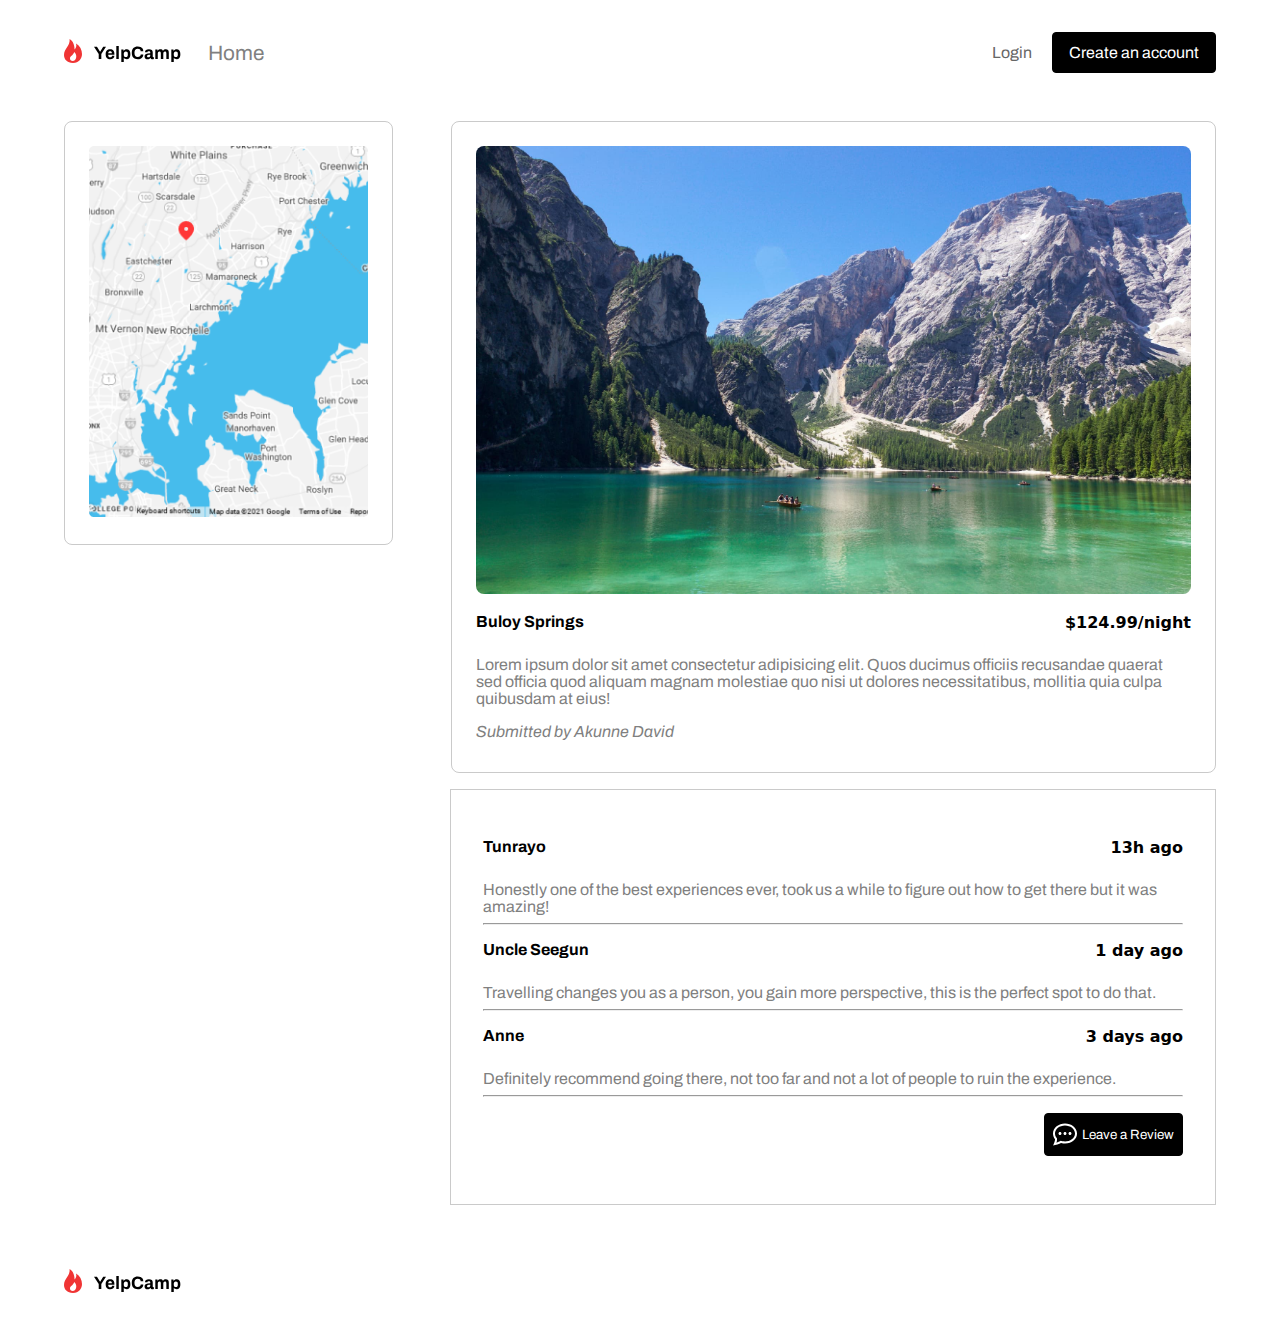
<file: YelpCamp Starter/buloy.html>
<!DOCTYPE html>
<html lang="en">
<head>
    <meta charset="UTF-8">
    <meta name="viewport" content="width=device-width, initial-scale=1.0">
    <title>Buloy Springs</title>
    <link rel="stylesheet" href="css/search.css">
    <link rel="stylesheet" href="css/mtulap.css">
    <link rel="preconnect" href="https://fonts.googleapis.com">
    <link rel="preconnect" href="https://fonts.gstatic.com" crossorigin>
    <link href="https://fonts.googleapis.com/css2?family=Archivo:wght@300;500;700&display=swap" rel="stylesheet">
</head>
<body>
    <div class="heroSection">
        <header class="header">
            <div class="logo-container">
              <img src="Assets/Logo.svg" alt="">
              <p><a href="yelpcamp.html">Home</a></p>
            </div>
      
            <input type="checkbox" id="checkbox_toggle" />
            <label for="checkbox_toggle" class="hamburger">
              <span class="line line--1"></span>
              <span class="line line--2"></span>
              <span class="line line--3"></span>
            </label>
      
            <nav class="nav">
              <ul class="nav-menu">
                    <li class="nav-list">
                     <a href="#" class="nav-links nav-links--1">Login</a>
                    </li>
                    <li class="nav-list">
                        <div class="nav-btn">
                            <a href="signIn.html" class="nav-links nav-links--2">Create an account</a>
                        </div>
                    </li>
              </ul>
            </nav>
        </header>
    </div>  
    <div class="body">
        <div class="box map">
            <img src="Assets/Map.png" alt="">
        </div>
        <!-- <div class="bodytext"> -->
            <div class="box">
                <div class="campImgContainer">
                    <img src="Assets/Camp Images/High Quality Images/Buloy Springs.jpg" alt="" width="100%">
                    <div class="namePrice">
                        <h3>Buloy Springs</h3>
                        <p>$124.99/night</p>
                    </div>
                    <p>Lorem ipsum dolor sit amet consectetur adipisicing elit. Quos ducimus officiis recusandae quaerat sed officia quod aliquam magnam molestiae quo nisi ut dolores necessitatibus, mollitia quia culpa quibusdam at eius!</p>
                    <p class="submit">Submitted by Akunne David</p>
                </div>
            </div>
            
        </div>
    </div>
    <div class="comments">
        <div class="unit">
            <div class="namePrice">
                <h3>Tunrayo</h3>
                <p>13h ago</p>
            </div>
            <p>Honestly one of the best experiences ever, took us a while to figure out how to get there but it was amazing!</p>
        </div>
        <hr>
        <div class="unit">
            <div class="namePrice">
                <h3>Uncle Seegun</h3>
                <p>1 day ago</p>
            </div>
            <p>Travelling changes you as a person, you gain more perspective, this is the perfect spot to do that. </p>
        </div>
        <hr>
        <div class="unit">
            <div class="namePrice">
                <h3>Anne</h3>
                <p>3 days ago</p>
            </div>
            <p>Definitely recommend going there, not too far and not a lot of people to ruin the experience.</p>
        </div>
        <hr>
        <button><img src="Assets/Chat Bubble.svg" alt="">Leave a Review</button>
    </div>
</body>   
<footer>
    <img src="Assets/Logo.svg" alt="">
</footer>
</file>
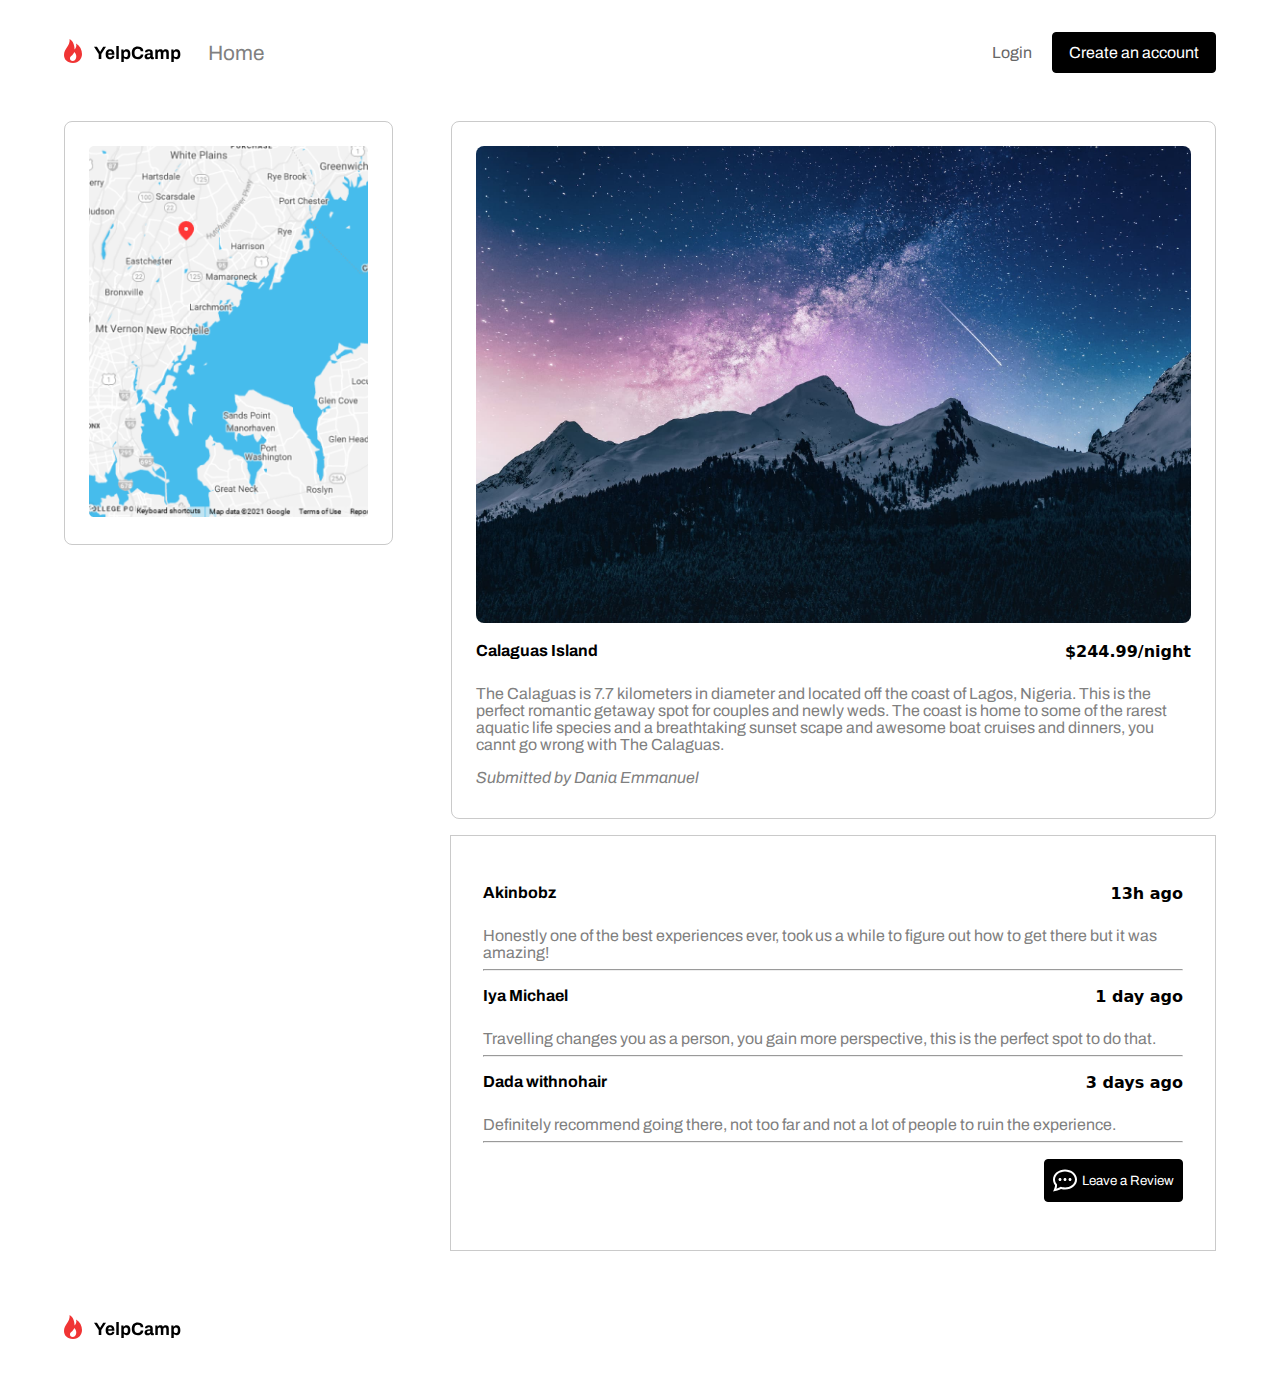
<file: YelpCamp Starter/calaguasisland.html>
<!DOCTYPE html>
<html lang="en">
<head>
    <meta charset="UTF-8">
    <meta name="viewport" content="width=device-width, initial-scale=1.0">
    <title>Calaguas Island</title>
    <link rel="stylesheet" href="css/search.css">
    <link rel="stylesheet" href="css/mtulap.css">
    <link rel="preconnect" href="https://fonts.googleapis.com">
    <link rel="preconnect" href="https://fonts.gstatic.com" crossorigin>
    <link href="https://fonts.googleapis.com/css2?family=Archivo:wght@300;500;700&display=swap" rel="stylesheet">
</head>
<body>
    <div class="heroSection">
        <header class="header">
            <div class="logo-container">
              <img src="Assets/Logo.svg" alt="">
              <p><a href="yelpcamp.html">Home</a></p>
            </div>
      
            <input type="checkbox" id="checkbox_toggle" />
            <label for="checkbox_toggle" class="hamburger">
              <span class="line line--1"></span>
              <span class="line line--2"></span>
              <span class="line line--3"></span>
            </label>
      
            <nav class="nav">
              <ul class="nav-menu">
                    <li class="nav-list">
                     <a href="#" class="nav-links nav-links--1">Login</a>
                    </li>
                    <li class="nav-list">
                        <div class="nav-btn">
                            <a href="signIn.html" class="nav-links nav-links--2">Create an account</a>
                        </div>
                    </li>
              </ul>
            </nav>
        </header>
    </div>  
    <div class="body">
        <div class="box map">
            <img src="Assets/Map.png" alt="">
        </div>
        <!-- <div class="bodytext"> -->
            <div class="box">
                <div class="campImgContainer">
                    <img src="Assets/Camp Images/High Quality Images/Calagus Islands.jpg" alt="">
                    <div class="namePrice">
                        <h3>Calaguas Island</h3>
                        <p>$244.99/night</p>
                    </div>
                    <p>The Calaguas is 7.7 kilometers in diameter and located off the coast of Lagos, Nigeria. This is the perfect romantic getaway spot for couples and newly weds. The coast is home to some of the rarest aquatic life species and a breathtaking sunset scape and awesome boat cruises and dinners, you cannt go wrong with The Calaguas.</p>
                    <p class="submit">Submitted by Dania Emmanuel</p>
                </div>
            </div>
            
        </div>
    </div>
    <div class="comments">
        <div class="unit">
            <div class="namePrice">
                <h3>Akinbobz</h3>
                <p>13h ago</p>
            </div>
            <p>Honestly one of the best experiences ever, took us a while to figure out how to get there but it was amazing!</p>
        </div>
        <hr>
        <div class="unit">
            <div class="namePrice">
                <h3>Iya Michael</h3>
                <p>1 day ago</p>
            </div>
            <p>Travelling changes you as a person, you gain more perspective, this is the perfect spot to do that. </p>
        </div>
        <hr>
        <div class="unit">
            <div class="namePrice">
                <h3>Dada withnohair</h3>
                <p>3 days ago</p>
            </div>
            <p>Definitely recommend going there, not too far and not a lot of people to ruin the experience.</p>
        </div>
        <hr>
        <button><img src="Assets/Chat Bubble.svg" alt="">Leave a Review</button>
    </div>
</body>   
<footer>
    <img src="Assets/Logo.svg" alt="">
</footer>
</file>
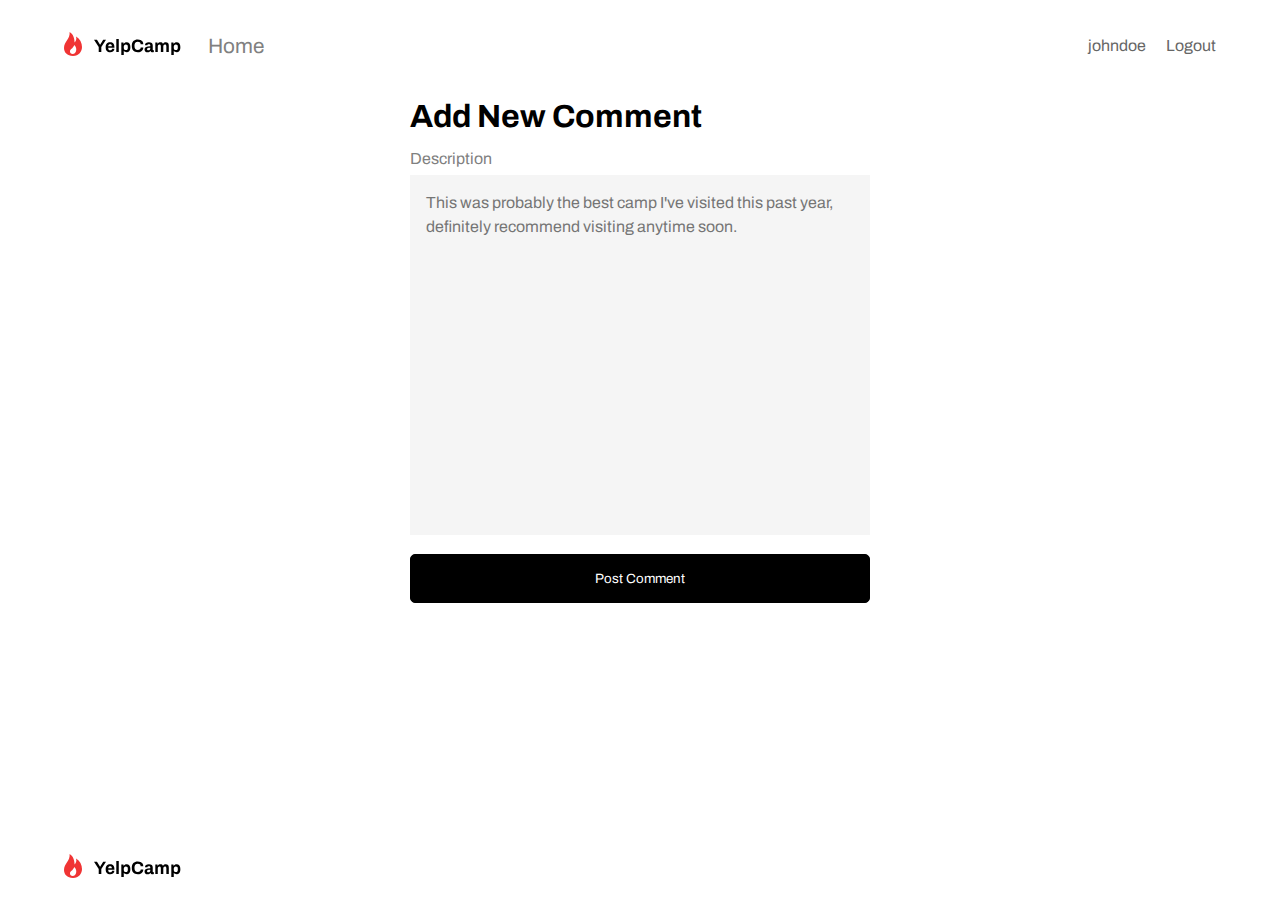
<file: YelpCamp Starter/comment.html>
<!DOCTYPE html>
<html lang="en">
<head>
    <meta charset="UTF-8">
    <meta name="viewport" content="width=device-width, initial-scale=1.0">
    <title>Add a Comment</title>
    <link rel="stylesheet" href="css/search.css">

    <link rel="stylesheet" href="css/newcamp.css">
    <link rel="preconnect" href="https://fonts.googleapis.com">
    <link rel="preconnect" href="https://fonts.gstatic.com" crossorigin>
    <link href="https://fonts.googleapis.com/css2?family=Archivo:wght@300;500;700&display=swap" rel="stylesheet">
</head>
<body>
    <div class="heroSection">
        <header class="header">
            <div class="logo-container">
              <img src="Assets/Logo.svg" alt="">
              <p><a href="yelpcamp.html">Home</a></p>
            </div>
      
            <input type="checkbox" id="checkbox_toggle" />
            <label for="checkbox_toggle" class="hamburger">
              <span class="line line--1"></span>
              <span class="line line--2"></span>
              <span class="line line--3"></span>
            </label>
      
            <nav class="nav">
              <ul class="nav-menu">
                    <li class="nav-list">
                     <a href="#" class="nav-links nav-links--1">johndoe</a>
                    </li>
                    <li class="nav-list">
                        <div class="nav-btn">
                            <a href="signIn.html" class="nav-links nav-links--2">Logout</a>
                        </div>
                    </li>
              </ul>
            </nav>
        </header>
    </div>
    <div class="formContainer">
      <div class="">
            <h1>Add New Comment</h1>
            <form action="">
                <label for="description">Description</label><br>
                <textarea name="description" id="textarea" cols="30" rows="" placeholder="This was probably the best camp I've visited this past year, definitely recommend visiting anytime soon."></textarea>
                <button>Post Comment</button>
            </form>
      </div>
    </div>
    <footer style="position: fixed; bottom: 0;">
        <img src="Assets/Logo.svg" alt="">
    </footer>
</body>
</file>
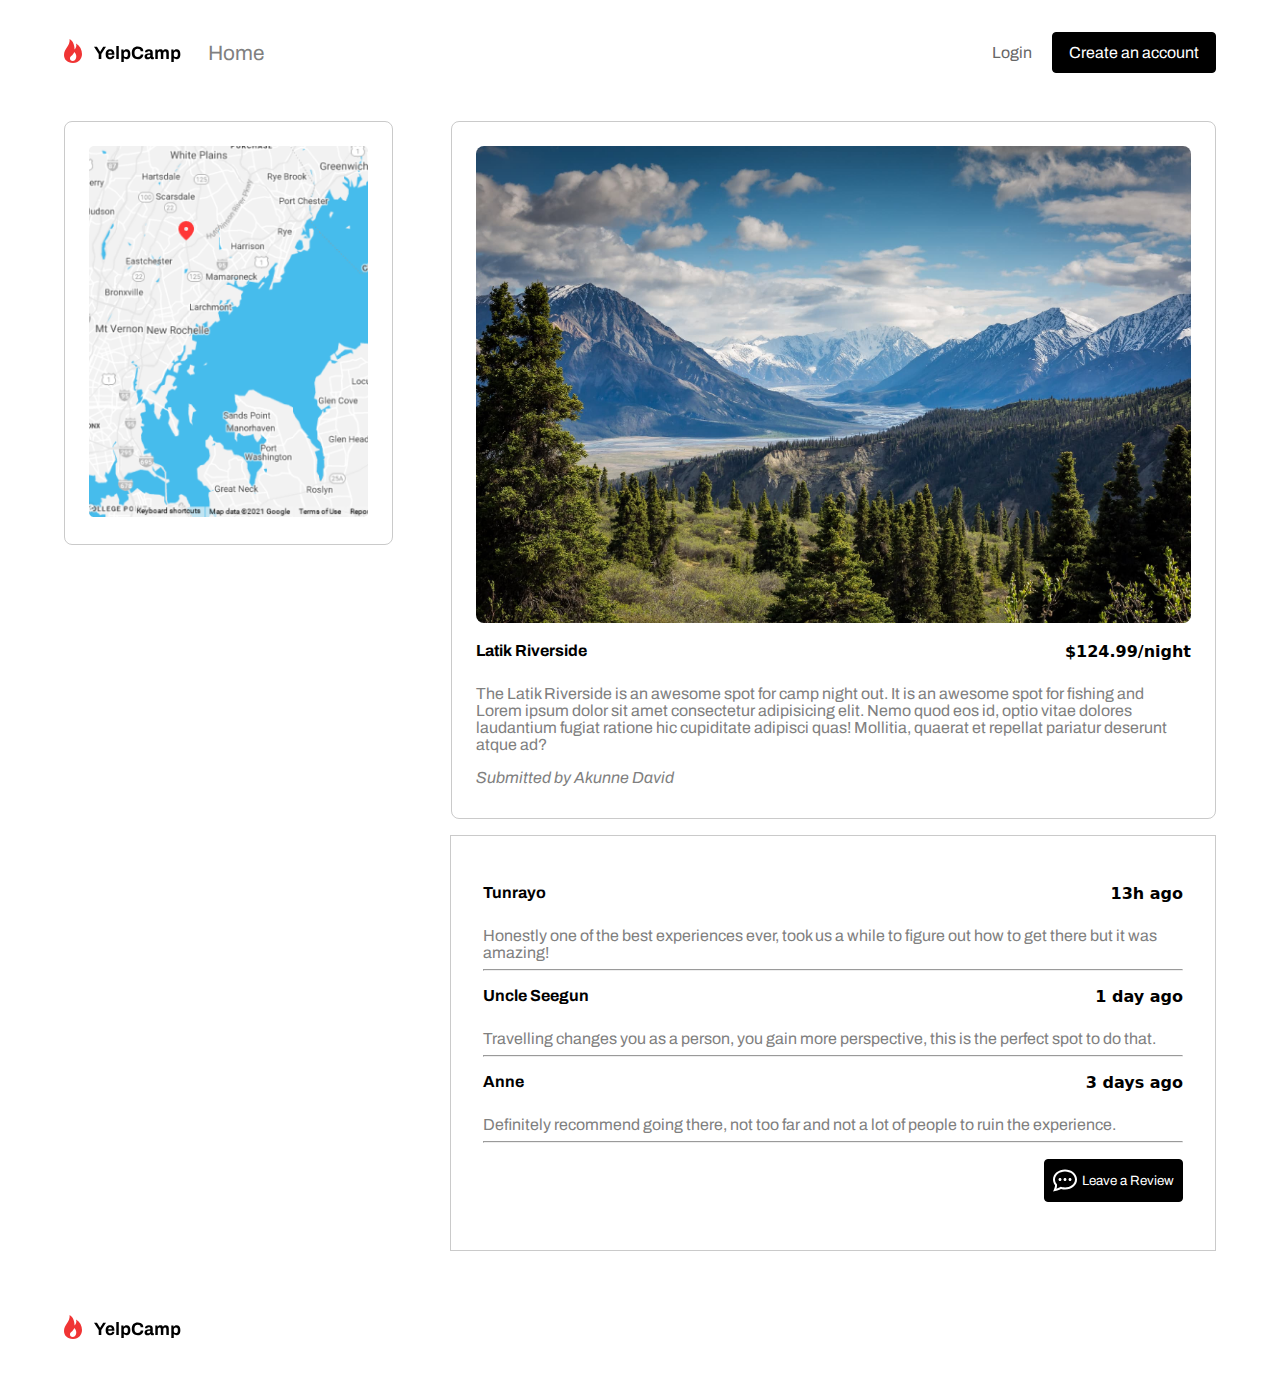
<file: YelpCamp Starter/latik.html>
<!DOCTYPE html>
<html lang="en">
<head>
    <meta charset="UTF-8">
    <meta name="viewport" content="width=device-width, initial-scale=1.0">
    <title>Latik Riverside</title>
    <link rel="stylesheet" href="css/search.css">
    <link rel="stylesheet" href="css/mtulap.css">
    <link rel="preconnect" href="https://fonts.googleapis.com">
    <link rel="preconnect" href="https://fonts.gstatic.com" crossorigin>
    <link href="https://fonts.googleapis.com/css2?family=Archivo:wght@300;500;700&display=swap" rel="stylesheet">
</head>
<body>
    <div class="heroSection">
        <header class="header">
            <div class="logo-container">
              <img src="Assets/Logo.svg" alt="">
              <p><a href="yelpcamp.html">Home</a></p>
            </div>
      
            <input type="checkbox" id="checkbox_toggle" />
            <label for="checkbox_toggle" class="hamburger">
              <span class="line line--1"></span>
              <span class="line line--2"></span>
              <span class="line line--3"></span>
            </label>
      
            <nav class="nav">
              <ul class="nav-menu">
                    <li class="nav-list">
                     <a href="#" class="nav-links nav-links--1">Login</a>
                    </li>
                    <li class="nav-list">
                        <div class="nav-btn">
                            <a href="signIn.html" class="nav-links nav-links--2">Create an account</a>
                        </div>
                    </li>
              </ul>
            </nav>
        </header>
    </div>  
    <div class="body">
        <div class="box map">
            <img src="Assets/Map.png" alt="">
        </div>
        <!-- <div class="bodytext"> -->
            <div class="box">
                <div class="campImgContainer">
                    <img src="Assets/Camp Images/High Quality Images/Latik Riverside.jpg" alt="" width="100%">
                    <div class="namePrice">
                        <h3>Latik Riverside</h3>
                        <p>$124.99/night</p>
                    </div>
                    <p>The Latik Riverside is an awesome spot for camp night out. It is an awesome spot for fishing and Lorem ipsum dolor sit amet consectetur adipisicing elit. Nemo quod eos id, optio vitae dolores laudantium fugiat ratione hic cupiditate adipisci quas! Mollitia, quaerat et repellat pariatur deserunt atque ad?</p>
                    <p class="submit">Submitted by Akunne David</p>
                </div>
            </div>
            
        </div>
    </div>
    <div class="comments">
        <div class="unit">
            <div class="namePrice">
                <h3>Tunrayo</h3>
                <p>13h ago</p>
            </div>
            <p>Honestly one of the best experiences ever, took us a while to figure out how to get there but it was amazing!</p>
        </div>
        <hr>
        <div class="unit">
            <div class="namePrice">
                <h3>Uncle Seegun</h3>
                <p>1 day ago</p>
            </div>
            <p>Travelling changes you as a person, you gain more perspective, this is the perfect spot to do that. </p>
        </div>
        <hr>
        <div class="unit">
            <div class="namePrice">
                <h3>Anne</h3>
                <p>3 days ago</p>
            </div>
            <p>Definitely recommend going there, not too far and not a lot of people to ruin the experience.</p>
        </div>
        <hr>
        <button><img src="Assets/Chat Bubble.svg" alt="">Leave a Review</button>
    </div>
</body>   
<footer>
    <img src="Assets/Logo.svg" alt="">
</footer>
</file>
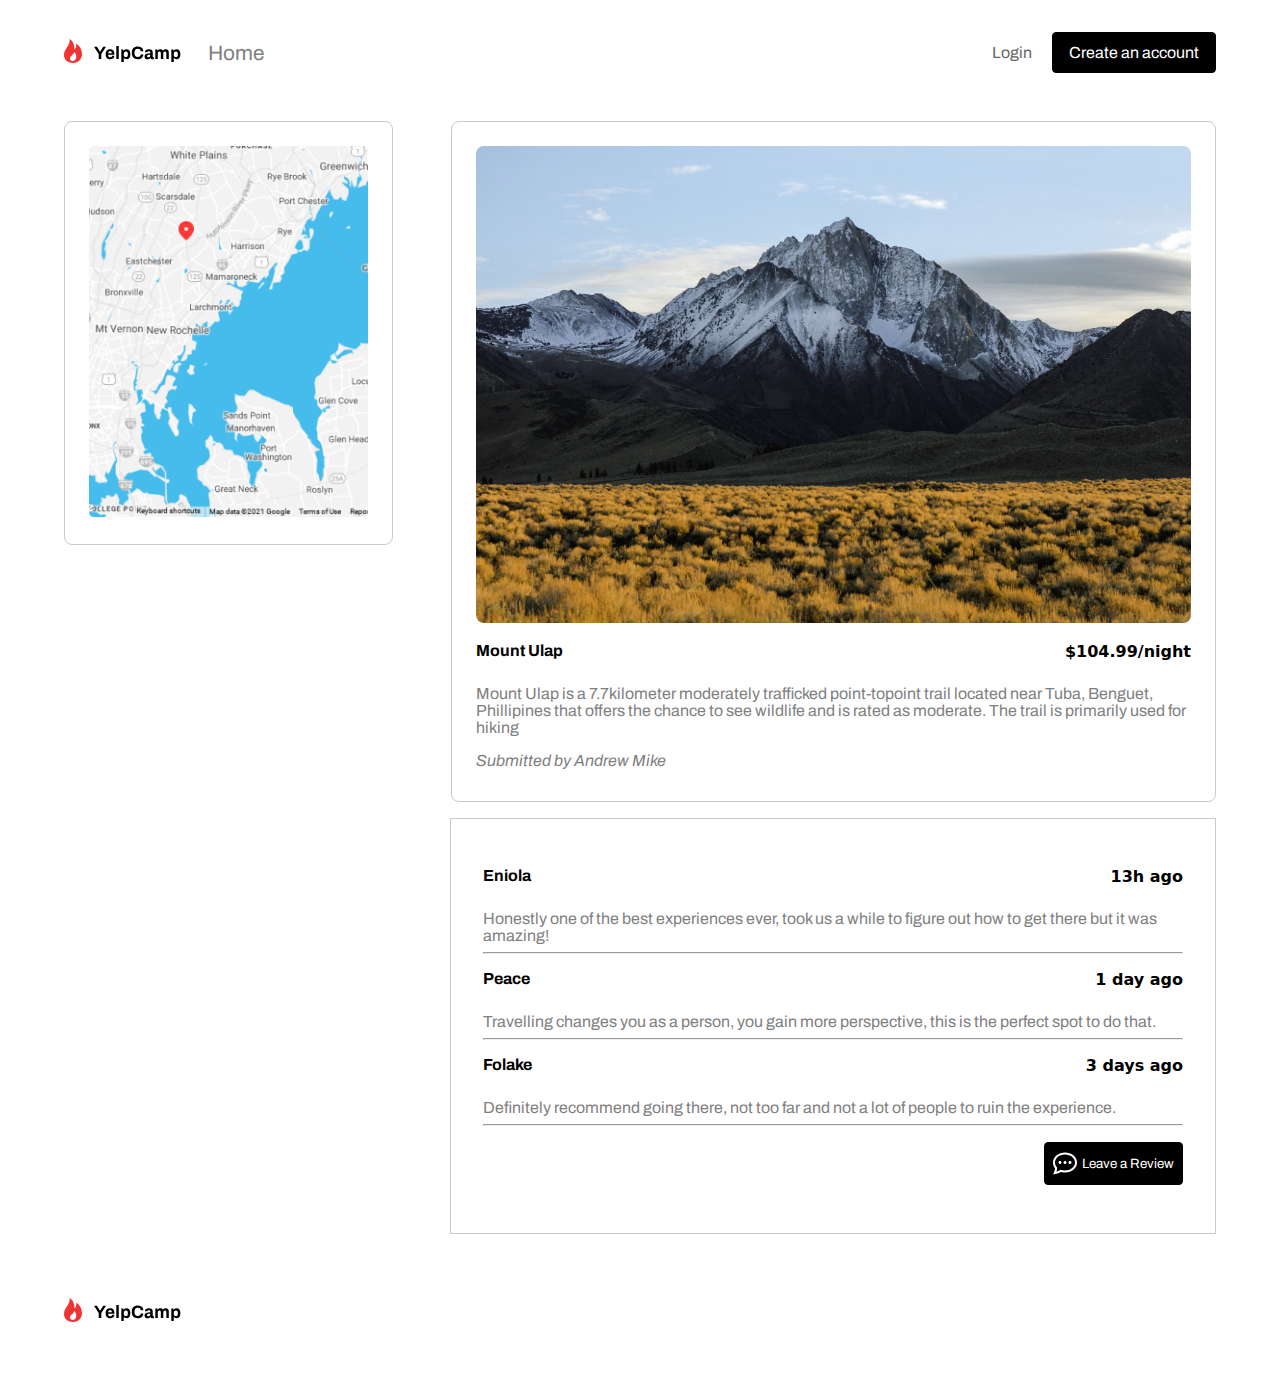
<file: YelpCamp Starter/mtulap.html>
<!DOCTYPE html>
<html lang="en">
<head>
    <meta charset="UTF-8">
    <meta name="viewport" content="width=device-width, initial-scale=1.0">
    <title>Mt. Ulap</title>
    <link rel="stylesheet" href="css/search.css">
    <link rel="stylesheet" href="css/mtulap.css">
    <link rel="preconnect" href="https://fonts.googleapis.com">
    <link rel="preconnect" href="https://fonts.gstatic.com" crossorigin>
    <link href="https://fonts.googleapis.com/css2?family=Archivo:wght@300;500;700&display=swap" rel="stylesheet">
</head>
<body>
    <div class="heroSection">
        <header class="header">
            <div class="logo-container">
              <img src="Assets/Logo.svg" alt="">
              <p><a href="yelpcamp.html">Home</a></p>
            </div>
      
            <input type="checkbox" id="checkbox_toggle" />
            <label for="checkbox_toggle" class="hamburger">
              <span class="line line--1"></span>
              <span class="line line--2"></span>
              <span class="line line--3"></span>
            </label>
      
            <nav class="nav">
              <ul class="nav-menu">
                    <li class="nav-list">
                     <a href="#" class="nav-links nav-links--1">Login</a>
                    </li>
                    <li class="nav-list">
                        <div class="nav-btn">
                            <a href="signIn.html" class="nav-links nav-links--2">Create an account</a>
                        </div>
                    </li>
              </ul>
            </nav>
        </header>
    </div>  
    <div class="body">
        <div class="box map">
            <img src="Assets/Map.png" alt="">
        </div>
        <!-- <div class="bodytext"> -->
            <div class="box">
                <div class="campImgContainer">
                    <img src="Assets/Camp Images/High Quality Images/Onay Beach.jpg" alt="">
                    <div class="namePrice">
                        <h3>Mount Ulap</h3>
                        <p>$104.99/night</p>
                    </div>
                    <p>Mount Ulap is a 7.7kilometer moderately trafficked point-topoint trail located near Tuba, Benguet, Phillipines that offers the chance to see wildlife and is rated as moderate. The trail is primarily used for hiking</p>
                    <p class="submit">Submitted by Andrew Mike</p>
                </div>
            </div>
            
        </div>
    </div>
    <div class="comments">
        <div class="unit">
            <div class="namePrice">
                <h3>Eniola</h3>
                <p>13h ago</p>
            </div>
            <p>Honestly one of the best experiences ever, took us a while to figure out how to get there but it was amazing!</p>
        </div>
        <hr>
        <div class="unit">
            <div class="namePrice">
                <h3>Peace</h3>
                <p>1 day ago</p>
            </div>
            <p>Travelling changes you as a person, you gain more perspective, this is the perfect spot to do that. </p>
        </div>
        <hr>
        <div class="unit">
            <div class="namePrice">
                <h3>Folake</h3>
                <p>3 days ago</p>
            </div>
            <p>Definitely recommend going there, not too far and not a lot of people to ruin the experience.</p>
        </div>
        <hr>
        <button><img src="Assets/Chat Bubble.svg" alt=""><a href="comment.html">Leave a Review</a></button>
    </div>
</body>   
<footer>
    <img src="Assets/Logo.svg" alt="">
</footer>
</file>
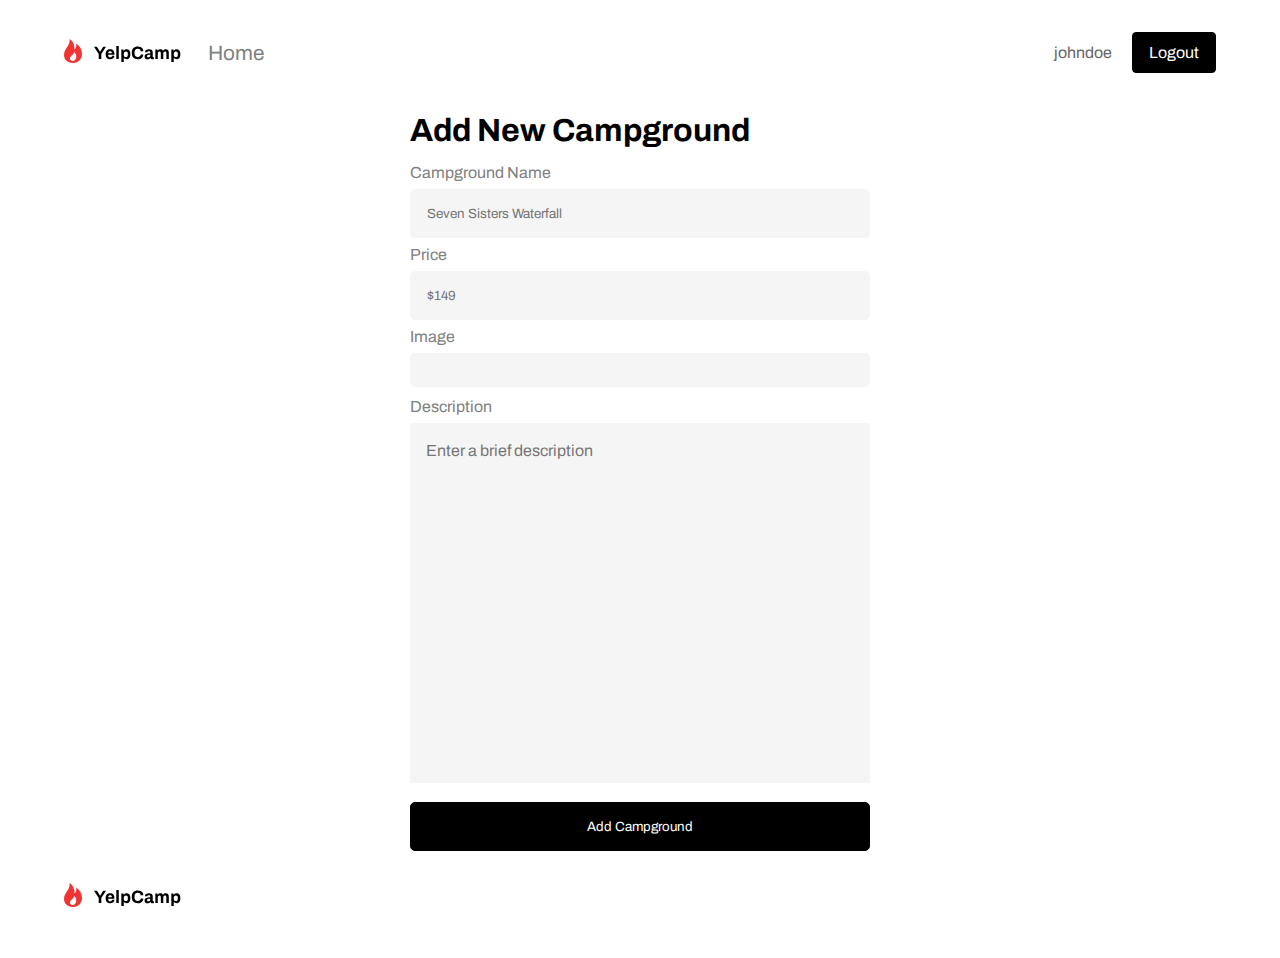
<file: YelpCamp Starter/newcamp.html>
<!DOCTYPE html>
<html lang="en">
<head>
    <meta charset="UTF-8">
    <meta name="viewport" content="width=device-width, initial-scale=1.0">
    <title>Add a Comment</title>
    <link rel="stylesheet" href="css/search.css">
    <link rel="stylesheet" href="css/mtulap.css">
    <link rel="stylesheet" href="css/newcamp.css">
    <link rel="preconnect" href="https://fonts.googleapis.com">
    <link rel="preconnect" href="https://fonts.gstatic.com" crossorigin>
    <link href="https://fonts.googleapis.com/css2?family=Archivo:wght@300;500;700&display=swap" rel="stylesheet">
</head>
<body>
    <div class="heroSection">
        <header class="header">
            <div class="logo-container">
              <img src="Assets/Logo.svg" alt="">
              <p><a href="yelpcamp.html">Home</a></p>
            </div>
      
            <input type="checkbox" id="checkbox_toggle" />
            <label for="checkbox_toggle" class="hamburger">
              <span class="line line--1"></span>
              <span class="line line--2"></span>
              <span class="line line--3"></span>
            </label>
      
            <nav class="nav">
              <ul class="nav-menu">
                    <li class="nav-list">
                     <a href="#" class="nav-links nav-links--1">johndoe</a>
                    </li>
                    <li class="nav-list">
                        <div class="nav-btn">
                            <a href="signIn.html" class="nav-links nav-links--2">Logout</a>
                        </div>
                    </li>
              </ul>
            </nav>
        </header>
    </div>
    <div class="formContainer">
        <h1>Add New Campground</h1>
        <form action="">
            <label for="name">Campground Name</label><br>
            <input type="text" for="name" placeholder="Seven Sisters Waterfall"><br>
            <label for="text">Price</label><br>
            <input type="number" for="price" placeholder="$149"><br>
            <label for="image">Image</label><br>
            <input type="image" src="Assets/Logo.svg" height="30px"><br>
            <label for="description">Description</label><br>
            <textarea name="" id="textarea" cols="30" rows="8" placeholder="Enter a brief description"></textarea></a>
            <button>Add Campground</button>
        </form>
    </div>
    <footer>
        <img src="Assets/Logo.svg" alt="">
    </footer>
</body>
</file>
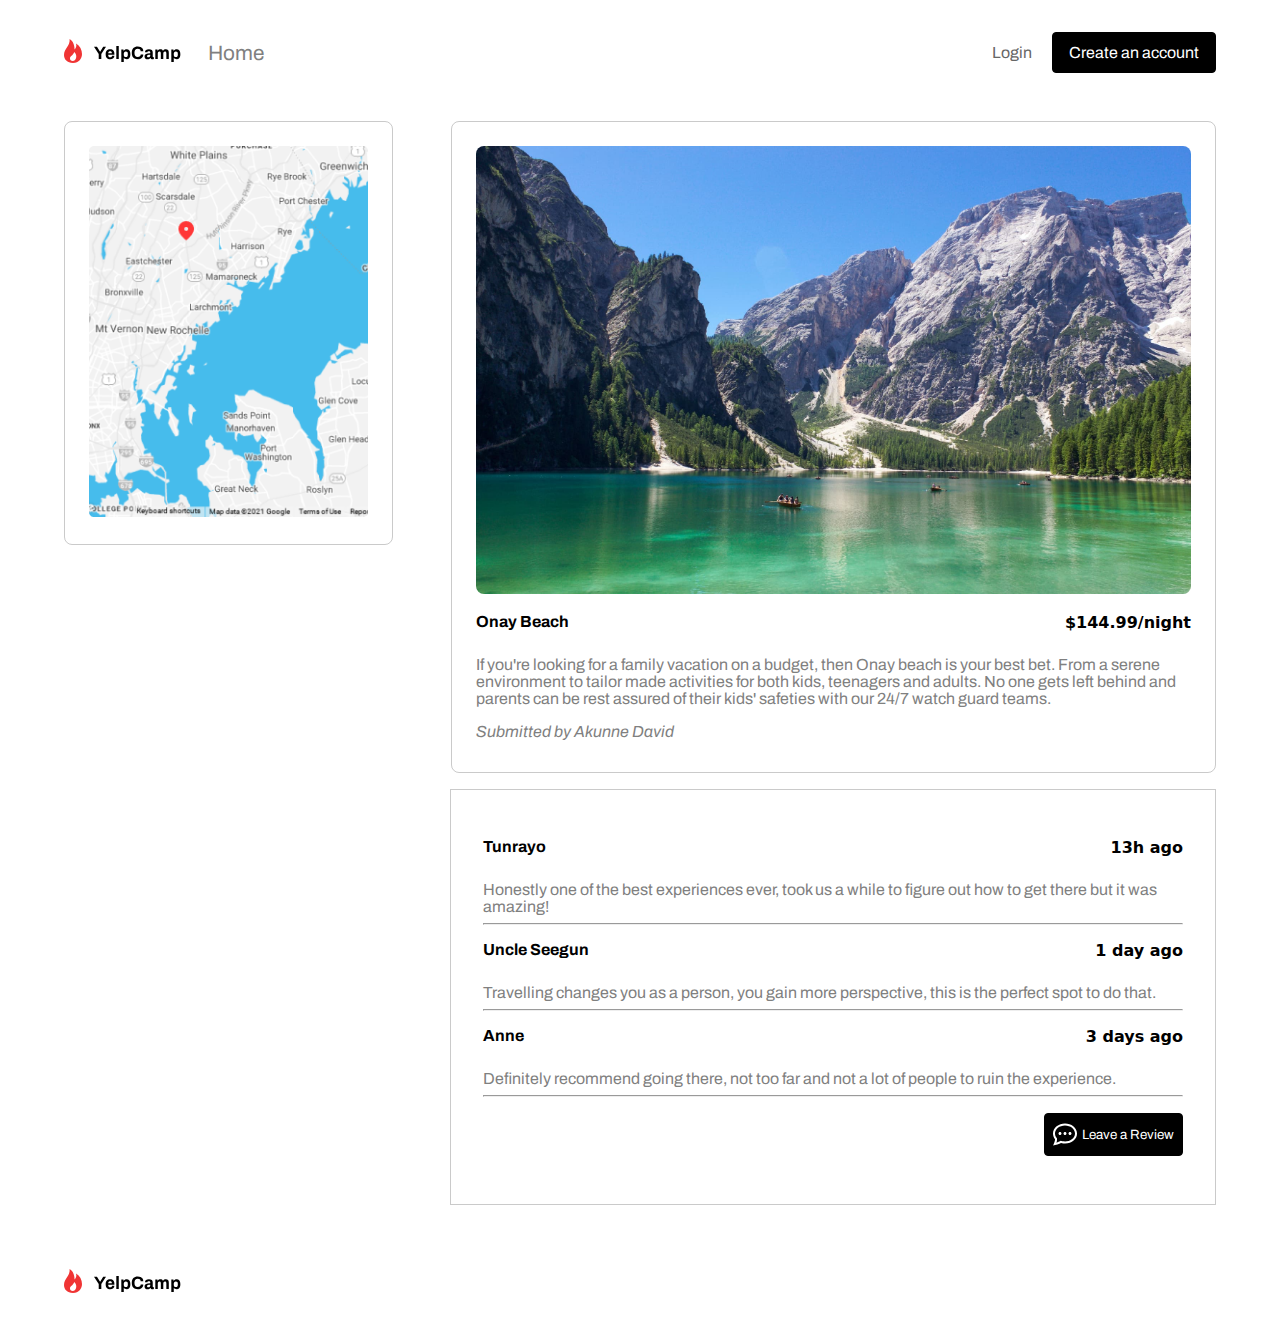
<file: YelpCamp Starter/onay.html>
<!DOCTYPE html>
<html lang="en">
<head>
    <meta charset="UTF-8">
    <meta name="viewport" content="width=device-width, initial-scale=1.0">
    <title>Onay Beach</title>
    <link rel="stylesheet" href="css/search.css">
    <link rel="stylesheet" href="css/mtulap.css">
    <link rel="preconnect" href="https://fonts.googleapis.com">
    <link rel="preconnect" href="https://fonts.gstatic.com" crossorigin>
    <link href="https://fonts.googleapis.com/css2?family=Archivo:wght@300;500;700&display=swap" rel="stylesheet">
</head>
<body>
    <div class="heroSection">
        <header class="header">
            <div class="logo-container">
              <img src="Assets/Logo.svg" alt="">
              <p><a href="yelpcamp.html">Home</a></p>
            </div>
      
            <input type="checkbox" id="checkbox_toggle" />
            <label for="checkbox_toggle" class="hamburger">
              <span class="line line--1"></span>
              <span class="line line--2"></span>
              <span class="line line--3"></span>
            </label>
      
            <nav class="nav">
              <ul class="nav-menu">
                    <li class="nav-list">
                     <a href="#" class="nav-links nav-links--1">Login</a>
                    </li>
                    <li class="nav-list">
                        <div class="nav-btn">
                            <a href="signIn.html" class="nav-links nav-links--2">Create an account</a>
                        </div>
                    </li>
              </ul>
            </nav>
        </header>
    </div>  
    <div class="body">
        <div class="box map">
            <img src="Assets/Map.png" alt="">
        </div>
        <!-- <div class="bodytext"> -->
            <div class="box">
                <div class="campImgContainer">
                    <img src="Assets/Camp Images/High Quality Images/Buloy Springs.jpg" alt="">
                    <div class="namePrice">
                        <h3>Onay Beach</h3>
                        <p>$144.99/night</p>
                    </div>
                    <p>If you're looking for a family vacation on a budget, then Onay beach is your best bet. From a serene environment to tailor made activities for both kids, teenagers and adults. No one gets left behind and parents can be rest assured of their kids' safeties with our 24/7 watch guard teams.</p>
                    <p class="submit">Submitted by Akunne David</p>
                </div>
            </div>
            
        </div>
    </div>
    <div class="comments">
        <div class="unit">
            <div class="namePrice">
                <h3>Tunrayo</h3>
                <p>13h ago</p>
            </div>
            <p>Honestly one of the best experiences ever, took us a while to figure out how to get there but it was amazing!</p>
        </div>
        <hr>
        <div class="unit">
            <div class="namePrice">
                <h3>Uncle Seegun</h3>
                <p>1 day ago</p>
            </div>
            <p>Travelling changes you as a person, you gain more perspective, this is the perfect spot to do that. </p>
        </div>
        <hr>
        <div class="unit">
            <div class="namePrice">
                <h3>Anne</h3>
                <p>3 days ago</p>
            </div>
            <p>Definitely recommend going there, not too far and not a lot of people to ruin the experience.</p>
        </div>
        <hr>
        <button><img src="Assets/Chat Bubble.svg" alt="">Leave a Review</button>
    </div>
</body>   
<footer>
    <img src="Assets/Logo.svg" alt="">
</footer>
</file>
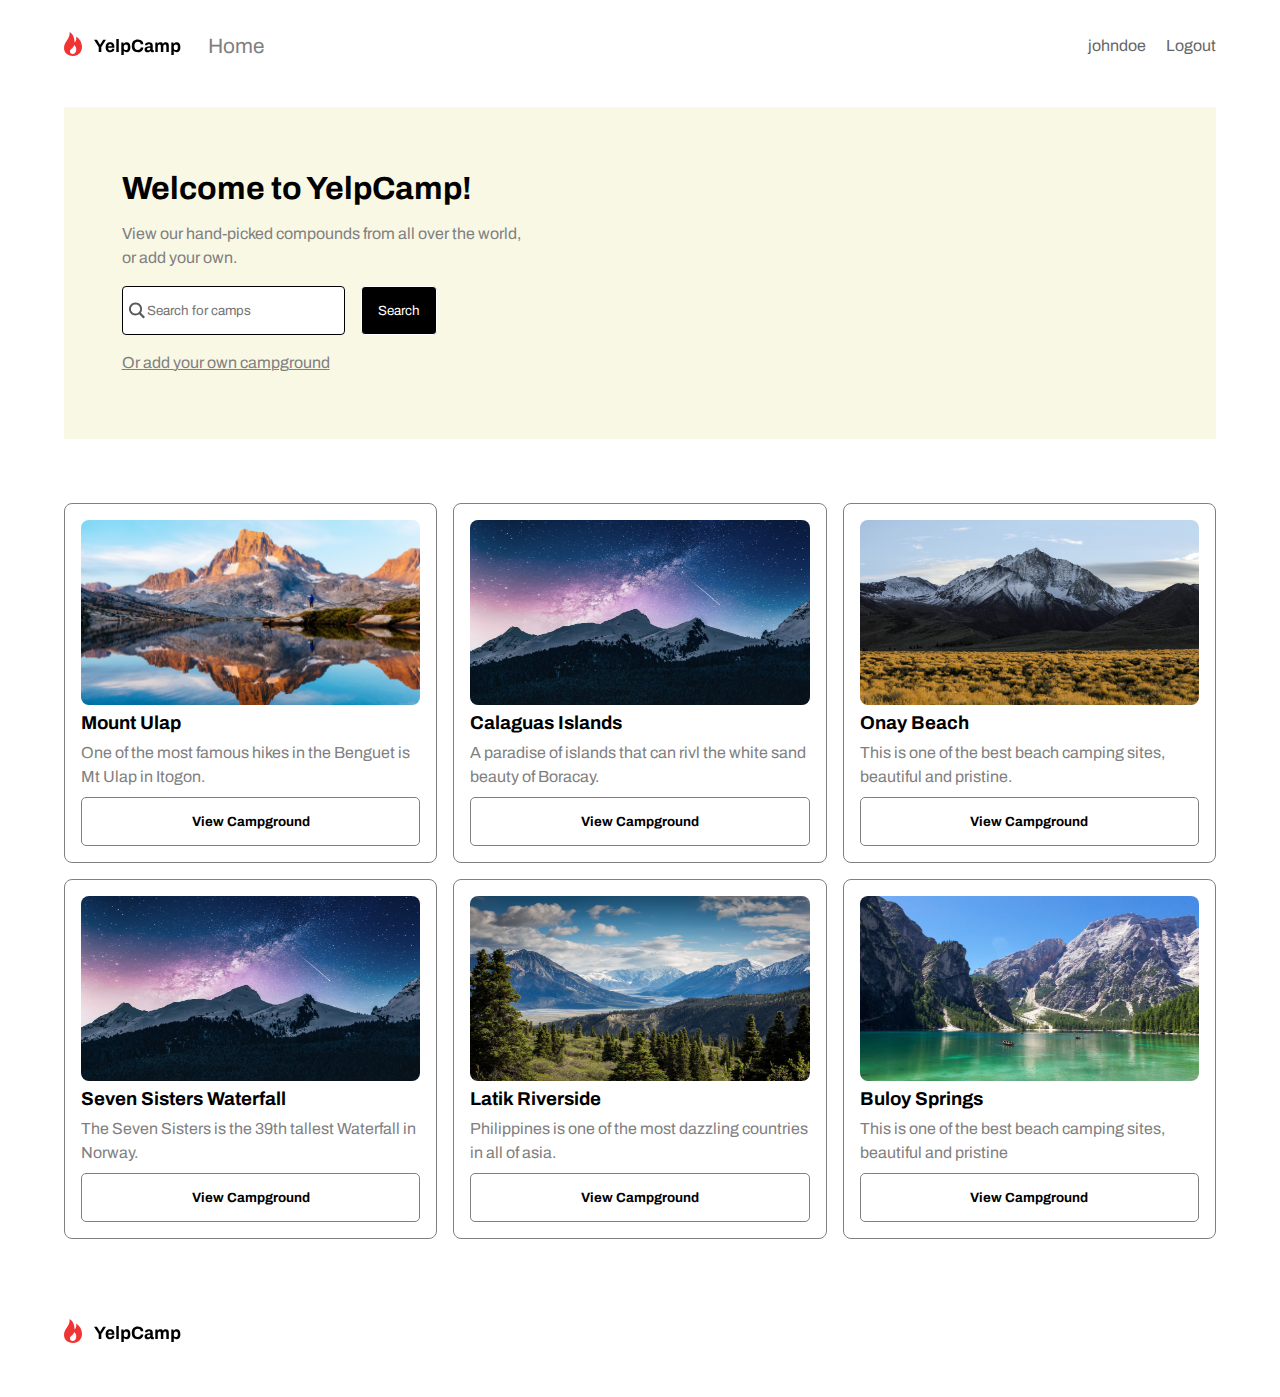
<file: YelpCamp Starter/search.html>
<!DOCTYPE html>
<html lang="en">
<head>
    <meta charset="UTF-8">
    <meta name="viewport" content="width=device-width, initial-scale=1.0">
    <title>Discover Camps!</title>
    <link rel="stylesheet" href="css/search.css">
    <link rel="preconnect" href="https://fonts.googleapis.com">
    <link rel="preconnect" href="https://fonts.gstatic.com" crossorigin>
    <link href="https://fonts.googleapis.com/css2?family=Archivo:wght@300;500;700&display=swap" rel="stylesheet">
</head>
<body>
    <div class="heroSection">
        <header class="header">
            <div class="logo-container">
              <img src="Assets/Logo.svg" alt="">
              <p><a href="yelpcamp.html">Home</a></p>
            </div>
      
            <input type="checkbox" id="checkbox_toggle" />
            <label for="checkbox_toggle" class="hamburger">
              <span class="line line--1"></span>
              <span class="line line--2"></span>
              <span class="line line--3"></span>
            </label>
      
            <nav class="nav">
              <ul class="nav-menu">
                    <li class="nav-list">
                     <a href="#" class="nav-links nav-links--1">johndoe</a>
                    </li>
                    <li class="nav-list">
                     <a href="search-out.html" class="nav-links nav-links--2">Logout</a>
                    </li>
              </ul>
            </nav>
        </header>
    </div>        

    <div class="welcome">
        <div class="content">
            <h1>Welcome to YelpCamp!</h1>
            <p>View our hand-picked compounds from all over the world, or add your own.</p>
            <div class="form">
                <div class="input">
                    <input type="text" placeholder="Search for camps" style="background-image: url(Assets/Search\ Icon.svg);">
                </div>
                <div class="btn">
                    <button>Search</button>
                </div>
            </div>
            <p><a href="newcamp.html">Or add your own campground</a></p>
        </div>
    </div>

    <div class="grid-container">
        <div class="grid-item">
            <div class="imgContainer">
                <img src="Assets/Camp Images/High Quality Images/Mount Ulap.png" alt="">
            </div>
            <h3>Mount Ulap</h3>
            <p>One of the most famous hikes in the Benguet is Mt Ulap in Itogon.</p>
            <button><a href="mtulap.html">View Campground</a></button>
        </div>
        <div class="grid-item">
            <div class="imgContainer">
                <img src="Assets/Camp Images/High Quality Images/Calagus Islands.jpg" alt="">
            </div>
            <h3>Calaguas Islands</h3>
            <p>A paradise of islands that can rivl the white sand beauty of Boracay.</p>
            <button><a href="calaguasisland.html">View Campground</a></button>
        </div>
        <div class="grid-item">
            <div class="imgContainer">
                <img src="Assets/Camp Images/High Quality Images/Onay Beach.jpg" alt="">
            </div>
            <h3>Onay Beach</h3>
            <p>This is one of the best beach camping sites, beautiful and pristine.</p>
            <button><a href="onay.html">View Campground</a></button>
        </div>
        <div class="grid-item">
            <div class="imgContainer">
                <img src="Assets/Camp Images/High Quality Images/Seven Sisters Waterfall.jpg" alt="">
            </div>
            <h3>Seven Sisters Waterfall</h3>
            <p>The Seven Sisters is the 39th tallest Waterfall in Norway.</p>
            <button><a href="sevensis.htm">View Campground</a></button>
        </div>
        <div class="grid-item">
            <div class="imgContainer">
                <img src="Assets/Camp Images/High Quality Images/Latik Riverside.jpg" alt="">
            </div>
            <h3>Latik Riverside</h3>
            <p>Philippines is one of the most dazzling countries in all of asia.</p>
            <button><a href="latik.html">View Campground</a></button>
        </div>
        <div class="grid-item">
            <div class="imgContainer">
                <img src="Assets/Camp Images/High Quality Images/Buloy Springs.jpg" alt="">
            </div>
            <h3>Buloy Springs</h3>
            <p>This is one of the best beach camping sites, beautiful and pristine</p>
            <button><a href="buloy.html">View Campground</a></button>
        </div>
    </div>

    <footer>
        <img src="Assets/Logo.svg" alt="">
    </footer>

</body>
</html>
</file>
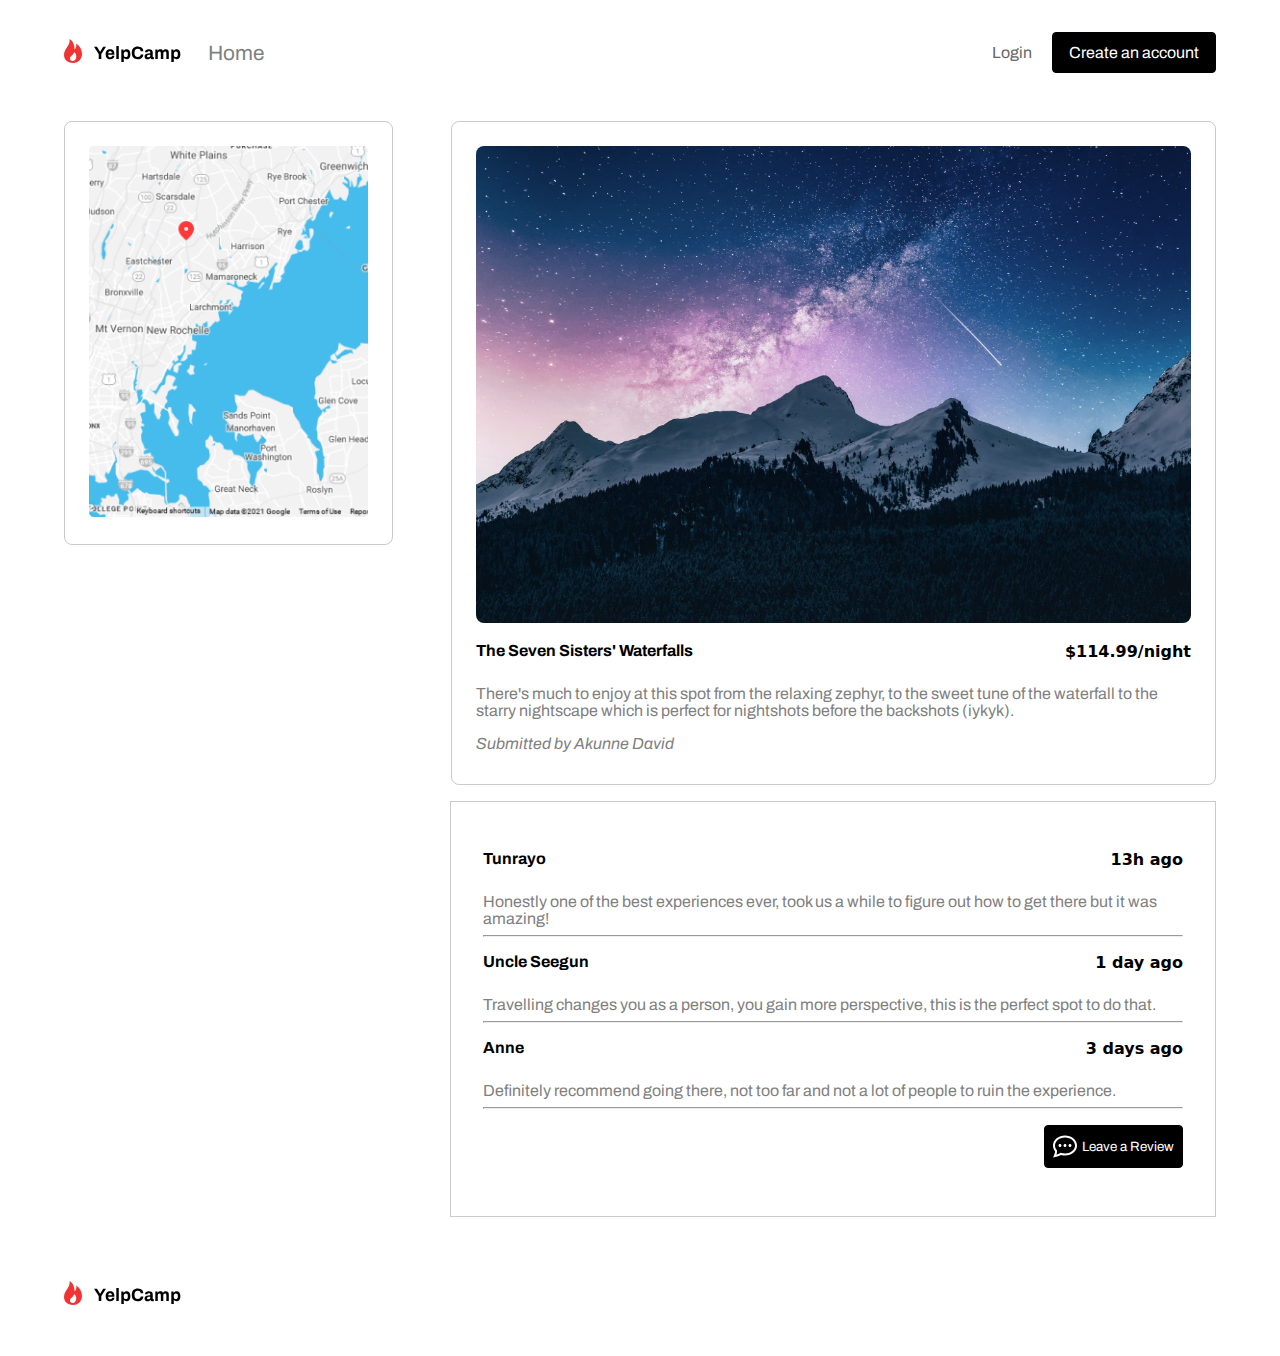
<file: YelpCamp Starter/sevensis.htm>
<!DOCTYPE html>
<html lang="en">
<head>
    <meta charset="UTF-8">
    <meta name="viewport" content="width=device-width, initial-scale=1.0">
    <title>Sevensisters' waterfall</title>
    <link rel="stylesheet" href="css/search.css">
    <link rel="stylesheet" href="css/mtulap.css">
    <link rel="preconnect" href="https://fonts.googleapis.com">
    <link rel="preconnect" href="https://fonts.gstatic.com" crossorigin>
    <link href="https://fonts.googleapis.com/css2?family=Archivo:wght@300;500;700&display=swap" rel="stylesheet">
</head>
<body>
    <div class="heroSection">
        <header class="header">
            <div class="logo-container">
              <img src="Assets/Logo.svg" alt="">
              <p><a href="yelpcamp.html">Home</a></p>
            </div>
      
            <input type="checkbox" id="checkbox_toggle" />
            <label for="checkbox_toggle" class="hamburger">
              <span class="line line--1"></span>
              <span class="line line--2"></span>
              <span class="line line--3"></span>
            </label>
      
            <nav class="nav">
              <ul class="nav-menu">
                    <li class="nav-list">
                     <a href="#" class="nav-links nav-links--1">Login</a>
                    </li>
                    <li class="nav-list">
                        <div class="nav-btn">
                            <a href="signIn.html" class="nav-links nav-links--2">Create an account</a>
                        </div>
                    </li>
              </ul>
            </nav>
        </header>
    </div>  
    <div class="body">
        <div class="box map">
            <img src="Assets/Map.png" alt="">
        </div>
        <!-- <div class="bodytext"> -->
            <div class="box">
                <div class="campImgContainer">
                    <img src="Assets/Camp Images/High Quality Images/Seven Sisters Waterfall.jpg" alt="" width="100%">
                    <div class="namePrice">
                        <h3>The Seven Sisters' Waterfalls</h3>
                        <p>$114.99/night</p>
                    </div>
                    <p>There's much to enjoy at this spot from the relaxing zephyr, to the sweet tune of the waterfall to the starry nightscape which is perfect for nightshots before the backshots (iykyk).</p>
                    <p class="submit">Submitted by Akunne David</p>
                </div>
            </div>
            
        </div>
    </div>
    <div class="comments">
        <div class="unit">
            <div class="namePrice">
                <h3>Tunrayo</h3>
                <p>13h ago</p>
            </div>
            <p>Honestly one of the best experiences ever, took us a while to figure out how to get there but it was amazing!</p>
        </div>
        <hr>
        <div class="unit">
            <div class="namePrice">
                <h3>Uncle Seegun</h3>
                <p>1 day ago</p>
            </div>
            <p>Travelling changes you as a person, you gain more perspective, this is the perfect spot to do that. </p>
        </div>
        <hr>
        <div class="unit">
            <div class="namePrice">
                <h3>Anne</h3>
                <p>3 days ago</p>
            </div>
            <p>Definitely recommend going there, not too far and not a lot of people to ruin the experience.</p>
        </div>
        <hr>
        <button><img src="Assets/Chat Bubble.svg" alt="">Leave a Review</button>
    </div>
</body>   
<footer>
    <img src="Assets/Logo.svg" alt="">
</footer>
</file>
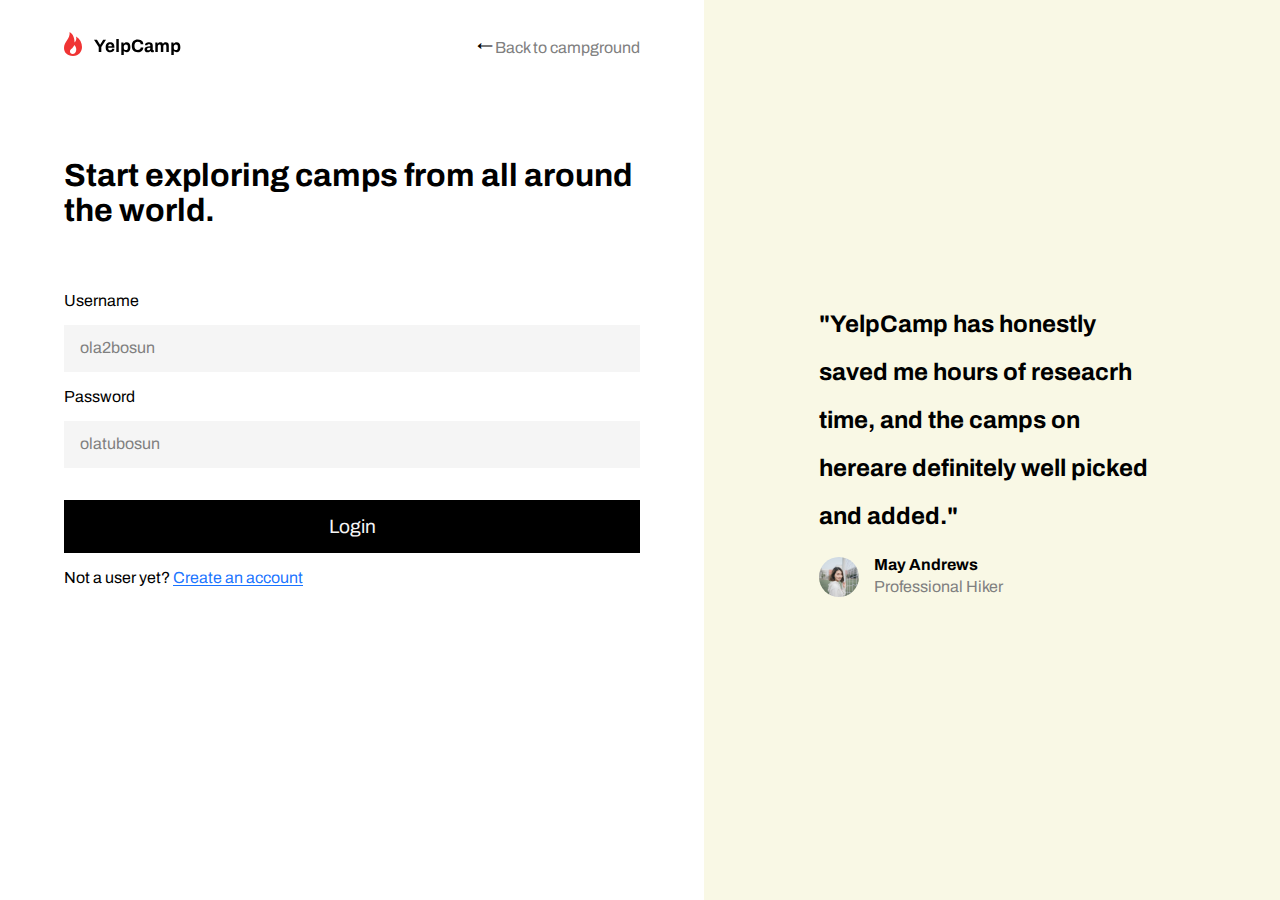
<file: YelpCamp Starter/SIGNIN.htm>
<!DOCTYPE html>
<html lang="en">
<head>
    <meta charset="UTF-8">
    <meta name="viewport" content="width=device-width, initial-scale=1.0">
    <title>SignIn!</title>
    <link rel="stylesheet" href="css/signIn.css">
    <link rel="preconnect" href="https://fonts.googleapis.com">
    <link rel="preconnect" href="https://fonts.gstatic.com" crossorigin>
    <link href="https://fonts.googleapis.com/css2?family=Archivo:wght@300;500;700&display=swap" rel="stylesheet">
</head>
<body>
    <div class="left">
        <nav>
            <div class="logo">
                <img src="Assets/Logo.svg" alt="">
            </div>
            <div class="prev">
                <div class="arrow">→</div>
              <a href="search.html">  <div class="back">Back to campground</div></a>
            </div>
        </nav>
      <div class="b">
        <div class="middle">
            <h1>Start exploring camps from all around the world.</h1>
            <form action="#" method="post" name="authentication" id="authentication" class="authentication">
                <label for="username">Username</label><br>
                <input type="text" autocomplete="on" placeholder="ola2bosun" required><br>
                <label for="username">Password</label><br>
                <input type="password" autocomplete="on" placeholder="olatubosun" id="password" minlength="8" maxlength="15" required>
                <a href="search.html" onclick="return Verify();"> <input id="sub" type="submit" value="Login" onclick="Verify();"></input></a>
                <p>Not a user yet? <a href="#">Create an account</a></p>
            </form>
        </div>
      </div>
    </div>
    <div class="right">
        <div class="text">
            <h2>"YelpCamp has honestly saved me hours of reseacrh time, and the camps on hereare definitely well picked and added."</h2>
            <div class="sayer">
                <div class="img">
                    <img src="Assets/User Testimonial.svg" alt="">
                </div>
                <div class="who">
                    <h4>May Andrews</h4>
                    <p>Professional Hiker</p>
                </div>
            </div>
        </div>
    </div>
    <script>
        //Submit Button
        function Verify() {
        var userRef = "ola2bosun";
        var passRef = "olatubosun";
        
        var user =  document.getElementById("username").value;
        var pass = document.getElementById("password").value;
        if (user == userRef || pass == passRef) {
        alert("You would be re-directed shortly")
        } else {
        alert("You don do silly mistake")
        }
        };
    </script>
</body>
</html>
</file>
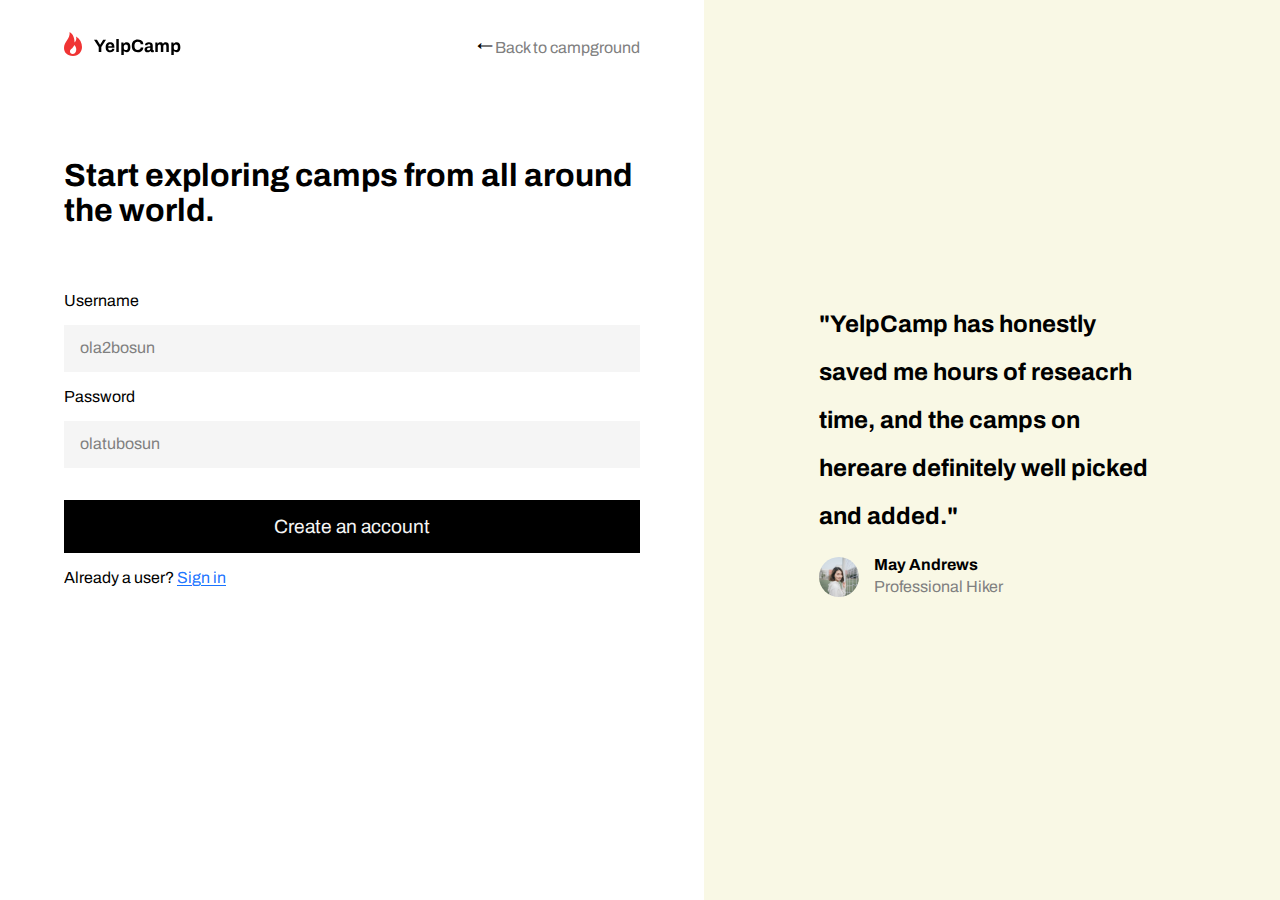
<file: YelpCamp Starter/signIn.html>
<!DOCTYPE html>
<html lang="en">
<head>
    <meta charset="UTF-8">
    <meta name="viewport" content="width=device-width, initial-scale=1.0">
    <title>SignIn!</title>
    <link rel="stylesheet" href="css/signIn.css">
    <link rel="preconnect" href="https://fonts.googleapis.com">
    <link rel="preconnect" href="https://fonts.gstatic.com" crossorigin>
    <link href="https://fonts.googleapis.com/css2?family=Archivo:wght@300;500;700&display=swap" rel="stylesheet">
</head>
<body>
    <div class="left">
        <nav>
            <div class="logo">
                <img src="Assets/Logo.svg" alt="">
            </div>
            <div class="prev">
                <div class="arrow">→</div>
              <a href="search.html">  <div class="back">Back to campground</div></a>
            </div>
        </nav>
      <div class="b">
        <div class="middle">
            <h1>Start exploring camps from all around the world.</h1>
            <form action="#" method="post" name="authentication" id="authentication" class="authentication">
                <label for="username">Username</label><br>
                <input type="text" autocomplete="on" placeholder="ola2bosun" required><br>
                <label for="username">Password</label><br>
                <input type="password" autocomplete="on" placeholder="olatubosun" id="password" minlength="8" maxlength="15" required>
                <a href="search.html" onclick="return Verify();"> <input id="sub" type="submit" value="Create an account" onclick="Verify();"></input></a>
                <p>Already a user? <a href="SIGNIN.htm">Sign in</a></p>
            </form>
        </div>
      </div>
    </div>
    <div class="right">
        <div class="text">
            <h2>"YelpCamp has honestly saved me hours of reseacrh time, and the camps on hereare definitely well picked and added."</h2>
            <div class="sayer">
                <div class="img">
                    <img src="Assets/User Testimonial.svg" alt="">
                </div>
                <div class="who">
                    <h4>May Andrews</h4>
                    <p>Professional Hiker</p>
                </div>
            </div>
        </div>
    </div>
    <script>
        //Submit Button
        function Verify() {
        var userRef = "ola2bosun";
        var passRef = "olatubosun";
        
        var user =  document.getElementById("username").value;
        var pass = document.getElementById("password").value;
        if (user == userRef || pass == passRef) {
        alert("You would be re-directed shortly")
        } else {
        alert("You don do silly mistake")
        }
        };
    </script>
</body>
</html>
</file>
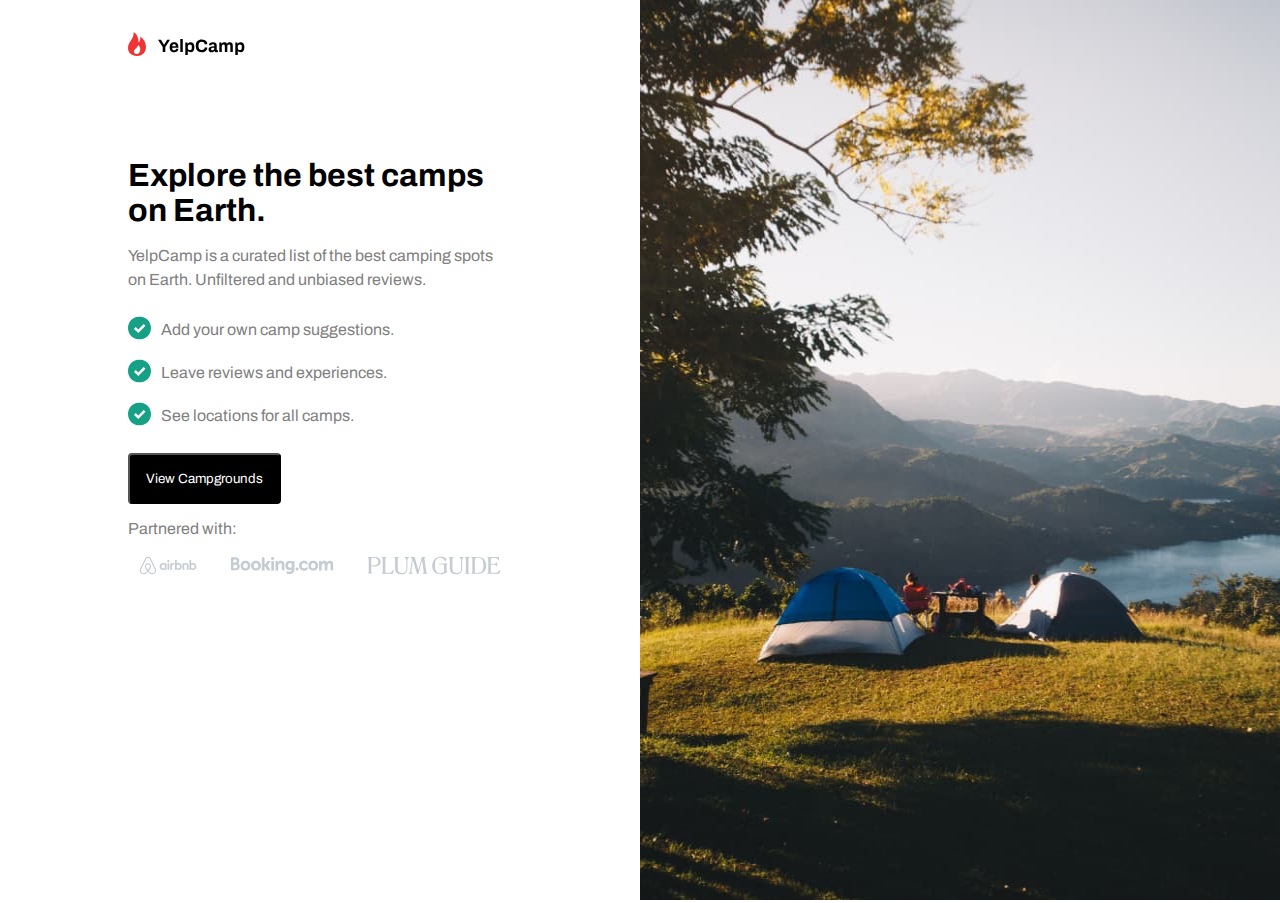
<file: YelpCamp Starter/yelpcamp.html>
<!DOCTYPE html>
<html lang="en">
<head>
    <meta charset="UTF-8">
    <meta name="viewport" content="width=device-width, initial-scale=1.0">
    <title>YelpCamp</title>
    <link rel="stylesheet" href="css/yelp.css">
    <link rel="preconnect" href="https://fonts.googleapis.com">
    <link rel="preconnect" href="https://fonts.gstatic.com" crossorigin>
    <link href="https://fonts.googleapis.com/css2?family=Archivo:wght@300;500;700&display=swap" rel="stylesheet">
</head>
<body>
    <div class="container">
        
        <div class="left">
          <div class="all">
                <div class="logo">
                    <img src="Assets/Logo.svg" alt="">
                </div>
                <div class="mobile">
                    <img src="Assets/Hero Image (Tablet and Mobile).jpg" alt="">
                </div>
               <div class="text">
                <h1>Explore the best camps on Earth.</h1>
                <p>YelpCamp is a curated list of the best camping spots on Earth. Unfiltered and unbiased reviews.</p>
                <div class="flexParagrph">
                    <div class="l"><img src="Assets/Checkmark.svg" alt=""></div>
                    <div class="r">Add your own camp suggestions.</div>
                </div>
                <div class="flexParagrph">
                    <div class="l"><img src="Assets/Checkmark.svg" alt=""></div>
                    <div class="r">Leave reviews and experiences.</div>
                </div>
                <div class="flexParagrph">
                    <div class="l"><img src="Assets/Checkmark.svg" alt=""></div>
                    <div class="r">See locations for all camps.</div>
                </div>

                <button><a href="search.html">View Campgrounds</a></button>
                <div class="r">Partnered with:</div>
                <div class="flexParagrph">
                    <div class="partners">
                        <img src="Assets/Airbnb.svg" alt="">
                    </div>
                    <div class="partners">
                        <img src="Assets/Booking.svg" alt="">
                    </div>
                    <div class="partners">
                        <img src="Assets/Plum Guide.svg" alt="">
                    </div>
                </div>
               </div>
          </div>
        </div>
        <div class="right">
            <img src="Assets/Hero Image.jpg" alt="">
        </div>
    </div>
</body>
</html>
</file>
<file: css/index.css>
*{
    margin: 0;
    padding: 0;
    box-sizing: border-box;
    max-width: 100%;
}
#pageContent {
    display: none;
}

h1,h2,h3,h4,h5,h6{
    font-family: 'Prata', serif;
}
body{
    font-family: 'Inter', sans-serif;
    position: relative;
    z-index: 0;
}
.heroSection{
    background-color: #000;
    padding: 3rem 5%;
}
header{
    display: flex;
    justify-content: space-between;
    padding-bottom: 3rem;
}
.logo-container{
    color: #fff;
    font-size: 1.3rem;
}
    ul{
    display: flex;
    justify-content:space-between;
    gap: 20px;
}
    ul a{
    text-decoration: none;
    color: rgba(102, 102, 102, 1);
}
    li{
    list-style-type: none;
}
    li:hover a{
        color: white;
}
    .nav{
        width: 60%;
        display: flex;
        justify-content: space-between;
        align-items: center;
}
    input[type="checkbox"] {
        display: none;
}
    .hamburger {
        display: none;
        cursor: pointer;
        user-select: none;
        position: relative;
        z-index: 3;
}
      
    .line {
        display: block;
        width: 30px;
        height: 3px;
        background-color: #fff;
        border-radius: 200px;
        transition: all 0.5s ease-out;
    }
      
      .line:not(:last-child) {
        margin-bottom: 5px;
    }
    .btn button{
        padding: .5rem;
        color: #000;
        font-family: 'Prata', serif;
        background-color: yellow;
        border: 1px solid yellow;
        position: relative;
    }
    @media screen and (max-width:768px) {
        .nav-menu {
            flex-direction: column;
            align-items: center;
            justify-content: center;
            gap: 100px;
            width: 100%;
            height: 100vh;
        }
        .nav {
            position: fixed;
            width: 100%;
            height: 100vh;
            padding-bottom: 2rem;
            top: 0;
            left: 100%;
            color: #f5f5f5;
            background: #000;
            transition: all 0.5s ease-out;
            z-index: 1;
            flex-direction: column;
            justify-content: center;
            /* gap: 5%; */
        }
        input[type="checkbox"]:checked ~ .nav {
            left: 0;
          }
        
          input[type="checkbox"]:checked ~ .hamburger .line:first-child {
            transform: translateY(4px) rotate(135deg);
          }
        
          input[type="checkbox"]:checked ~ .hamburger .line:nth-child(2) {
            display: none;
          }
        
          input[type="checkbox"]:checked ~ .hamburger .line:nth-child(3) {
            transform: translateY(-4px) rotate(-135deg);
          }
        
          .hamburger {
            display: block;
        }
    }   
    @media screen and (max-width:1024px){
        ul{
            font-size: 1.2rem;
        }
    }
    @media screen and (max-width:800px){
        ul{
            font-size: 1.1rem;
        }
    }

    .intro{
       width: 60%;
       padding: 3rem 0; 
       font-weight:lighter;
    }
    h1{
        font-size: 3.5rem;
        color: #fff;
    }
    p{
        color: rgba(150, 150, 150, 1);
        font-size: 1.25rem;
        letter-spacing: .5px;
        line-height: 2rem;
    }
    .workHistory{
        display: flex;
        justify-content: space-between;
        align-items: center;
        padding: 2rem 0;
        flex-wrap: wrap;
    }
    .unit{
        width: 45%;
    }
    .img{
        overflow: hidden;
    }
    .img img{
        transition: transform .5s;
    }
    .img img:hover{
        transform: scale(1.1);
        filter: brightness(.9);
    }
    .text h2{
        color: #fff;
        font-size: 2.5rem;
        padding: 1.5rem 0;
    }
    a{
        text-decoration: none;
    }
    .fill{
        padding: .5rem;
        transition: all .5s;
        background-color: #000;
        width: fit-content;
        height: 100%;
        position: absolute;
        color: #000;
        bottom: 0;
        left: -100%;
        cursor: pointer;
    }
    .btn button:hover .fill{
        left: 0;
        width: 100%;
        height: 100%;
        color: #fff;
        width: 100%;
    }
    .middle{
        background-color: rgba(55, 55, 55, 1);
        padding: 2rem 5%;
    }
    .unit h2{
        color: #fff;
        font-size: 2.5rem;
        padding: 1.5rem 0;
    }
    .unit p{
        padding: 1rem 0;
        color: rgba(150, 150, 150, 1);
        /* font-size: 1rem; */
    }
    .soc h1{
        font-size: 2.5rem;
    }
    .soc p{
        font-size: 1rem;
        line-height: 2rem;
        padding-bottom: 1.5rem;
    }
    footer{
        display: flex;
        justify-content: space-between;
        align-items: center;
    }
    .socials{
        display: flex;
        justify-content: center;
        gap: 15px;
    }
/* TABLET */
@media screen and (max-width:768px){
.intro{
    width: 100%;
}
.workHistory{
    justify-content: center;
    gap: 15%;
    row-gap: 1rem;
}
.unit{
    width: 100%;
    margin: 0 auto;
}
.img img{
    width: 100%;
}
}
/* MOBILE */
@media screen and (max-width:450px){
    .intro h1{
        font-size: 2rem;
    }
    .intro p{
        font-size: 1rem;
        line-height: 1.5rem;
    }
    .unit h2{
        font-size: 3rem;
    }
}

/*loader*/
#loader {
            background-color: #000;
            position: absolute;
            top: 0;
            left: 0;
            z-index: 1;
            height: 100vh;
            width: 100vw;
            color: #fff;
            display: flex;
            justify-content: center;
            align-items: center;
            text-align: center;
            transition: all ease 1s;
        }

        #content {
            z-index: 1;
            display: none;
        }

        input[type=checkbox] {
            display: none;
        }

        input[type=checkbox]:checked~#loader {
            /*top: -100vh;*/
        }
        input[type=checkbox]:checked~#loader svg rect {
            display: none;
        }

        .loader-anim svg rect {
            transition: stroke-dasharray 0.5s ease, stroke-dashoffset 0.5s ease, stroke 0.3s ease;
            stroke-dasharray: 300;
            stroke-dashoffset: 300;
            stroke: #852E4E;
            animation: bordering 7s infinite cubic-bezier(0.34, 1.56, 0.64, 1);
        }

        .loader-anim svg rect {
            stroke: #a0a0a0;
            animation: glow 2s infinite;
        }

        .loader-anim svg rect {
            transition: stroke-dasharray 0.5s ease, stroke-dashoffset 0.5s ease;
            stroke-dasharray: 720;
            stroke-dashoffset: 0;
        }
        @keyframes glow {

            0%,
            100% {
                stroke-width: .5;
            }

            50% {
                stroke-width: 1.5;
            }
        }
</file>
<file: YelpCamp Starter/css/search.css>
*{
    margin: 0;
    padding: 0;
    box-sizing: border-box;
    max-width: 100%;
    font-family: 'Archivo', sans-serif;
}
body{
    padding: 2rem 5%;
}
header{
    display: flex;
    justify-content: space-between;
    padding-bottom: 3rem;
}
.logo-container{
    color: #fff;
    font-size: 1.3rem;
    display: flex;
    align-items: center;
    gap: 15%;
    width: fit-content;
}
.logo-container p a{
    text-decoration: none;
    color: gray;
}
    ul{
    display: flex;
    justify-content:space-between;
    align-items: center;
    gap: 20px;
}
    ul a{
    text-decoration: none;
    color: rgba(102, 102, 102, 1);
}
    li{
    list-style-type: none;
}
    li:hover a{
        color: #000;
}
    .nav{
        width: fit-content;
        display: flex;
        justify-content: flex-end;
        gap: 15%;
        align-items: center;
}
    input[type="checkbox"] {
        display: none;
}
    .hamburger {
        display: none;
        cursor: pointer;
        user-select: none;
        position: relative;
        z-index: 3;
}
      
    .line {
        display: block;
        width: 30px;
        height: 3px;
        background-color: #000;
        border-radius: 200px;
        transition: all 0.5s ease-out;
    }
      
      .line:not(:last-child) {
        margin-bottom: 5px;
    }
    @media screen and (max-width:768px) {
        .nav-menu {
            flex-direction: column;
            align-items: center;
            justify-content: center;
            gap: 100px;
            width: 100%;
            height: 100vh;
        }
        .nav {
            position: fixed;
            width: 80%;
            height: 50vh;
            padding-bottom: 2rem;
            top: 0;
            left: 100%;
            color: #000;
            background: #f5f5f5;
            transition: all 0.5s ease-out;
            z-index: 1;
            flex-direction: column;
            justify-content: center;
            /* gap: 5%; */
        }
        input[type="checkbox"]:checked ~ .nav {
            left: 0;
          }
        
          input[type="checkbox"]:checked ~ .hamburger .line:first-child {
            transform: translateY(4px) rotate(135deg);
          }
        
          input[type="checkbox"]:checked ~ .hamburger .line:nth-child(2) {
            display: none;
          }
        
          input[type="checkbox"]:checked ~ .hamburger .line:nth-child(3) {
            transform: translateY(-4px) rotate(-135deg);
          }
        
          .hamburger {
            display: block;
        }
    }   
    @media screen and (max-width:1024px){
        ul{
            font-size: 1.2rem;
        }
    }
    @media screen and (max-width:800px){
        ul{
            font-size: 1.1rem;
        }
    }

    .welcome{
        padding: 3rem 5%;
        background-color: rgba(200,190,0,.1);
    }
    .content{
        width: 40%;
    }
    .welcome h1{
        padding: 1rem 0;
    }
    .welcome p{
        color: grey;
        padding-bottom: 1rem;
        line-height: 1.5rem;
    }
    button a{
        text-decoration: none;
        color: #000;
    }
    .input input {
        background-repeat: no-repeat;
        background-color: white;
        background-position: 3% 50%;
        padding: 1rem 1.5rem;
        width: 100%;  
        border: 1px solid #000;
        border-radius: 4px;
    }
    .btn button{
        background-color: #000;
        padding: 1rem;
        color: white;
        font-family: 'Archivo', sans-serif;
        border: 1px solid;
        border-radius: 4px;
    }
    .btn:hover button {
        background-color: #fff;
        color: #000;
        cursor: pointer;
    }
    .form{
        display: flex;
        margin-bottom: 1rem;
        gap: 1rem;
    }
    .content a {
        color: gray;
        text-decoration: underline 1px gray;
        text-underline-offset: 1px;
    }
    .grid-container{
        display: grid;
        grid-template-columns: 1fr 1fr 1fr;
        grid-template-rows: 1fr 1fr;
        gap: 1rem;
        margin: 4rem 0;
    }
    .grid-item{
        padding: 1rem;
        border: 1px solid gray;
        border-radius: 8px;
    }
    .grid-item h3{
        padding: .5rem 0;
    }
    .grid-item p{
        color: grey;
        line-height: 1.5rem;
        padding-bottom: .5rem;
    }
    .grid-item button{
        background-color: transparent;
        color: #000;
        font-weight: 700;
        width: 100%;
        border: solid 1px gray;
        padding: 1rem 0;
        border-radius: 5px;
    }
    .grid-item button:hover{
        background-color: #000;
    }
    .grid-item button:hover a{
        color: #fff;
    }
    .imgContainer{
        transition: transform 5s;
        overflow: hidden;
        height: 185px;
        border-radius: 8px;
    }
    .imgContainer img{
        height: 100%;
        width: 100%;
    }
    .imgContainer:hover img{
        transform: scale(1.1);
        transition: transform .5s;
    }
    #textarea{
        height: 40vh;
        margin: .5rem 0;
        line-height: 1.5;
        font-size: 1rem;
    }
    #textarea::placeholder{
        line-height: 1.5;
        font-size: 1rem;
    }
    footer{
        position: relative;
        bottom: 0;
        padding: 1rem 0;
    }
    @media screen and (max-width:768px){
        .content{
            width: 60%;
        }
        .grid-container{
            grid-template-columns: 1fr 1fr;
            grid-template-rows: 1fr 1fr 1fr;
        }
    }
    @media screen and (max-width:500px){
        .content{
            width: 100%;
            margin: 0 auto;
        }
        .grid-container{
            grid-template-columns: 1fr;
            grid-template-rows: repeat(6,1fr);
        }
    }
</file>
<file: YelpCamp Starter/css/mtulap.css>
.nav-btn{
    padding: .7rem 1rem;
    color: #fff;
    background-color: #000;
    border: 1px solid #000;
    border-radius: 4px;
}
.nav-btn:hover{
    background-color: transparent;
}
.nav-links--2{
    color: #fff;
}

.body{
    display: flex;
    /* justify-content: ; */
    gap: 5%;
}

.box{
    padding: 1.5rem;
    border: 1px solid rgba(150, 150, 150,.5);
    width: 70%;
    height: fit-content;
    border-radius: 8px;
}
.campImgContainer img{
    border-radius: 8px;
    transition: all 1s;
}
.campImgContainer img:hover{
    transform: scale(1.015);
}
.map{
    position: sticky;
    top: 1rem;
    width: 30%;
    margin-bottom: 1rem;
    cursor: pointer;
}
.map:hover img{
    transition: all 1s ease;
    transform: scale(1.05) ;
}
.namePrice{
    display: flex;
    justify-content: space-between;
    padding: 1rem 0;
    color: #000;
}
.namePrice h3{
    font-size: 1rem;
}
.namePrice p{
    color: #000;
    font-weight: 600;
    padding: 0;
    font-family: system-ui, -apple-system, BlinkMacSystemFont, 'Segoe UI', Roboto, Oxygen, Ubuntu, Cantarell, 'Open Sans', 'Helvetica Neue', sans-serif;
}
p{
    color: grey;
    padding: .5rem 0;
}
.submit{
    font-style: italic  ;
}
.comments{
    border: 1px solid rgba(150, 150, 150,.5);
    margin: 1rem 0 3rem 0;
    padding: 2rem;
    width: 66.5%;
    float: right;
}
.comments button{
    background-color: #000;
    color: #fff;
    display: flex;
    justify-content: center;
    gap: 5px;
    align-items: center;
    padding: .5rem;
    margin: 1rem 0;
    border: 1px solid #000;
    float: right;
    border-radius: 4px;
}
.comments button a {
    color: #fff;
    text-decoration: none;
}
footer{
    display: flex;
    align-items: center;
    width: 100%;
}
@media screen and (max-width:768px){
    .body{
        flex-direction: column-reverse;
        row-gap: 1rem;
        margin: 0 auto;
    }
    .box{
        width: 100%;
    }
    .map img{
        width: 100%;
        padding: 1rem;
    }
    .comments{
        float: left;
        width: 100%;
    }
}
</file>
<file: YelpCamp Starter/css/newcamp.css>
.formContainer{
    margin: 0 auto;
    width: 40%;
    padding: .5rem 0;
}
.header{
    padding-bottom: 1rem;
}
h1{
    padding: 1rem 0;
}
form label{
    color: grey;
}
input{
    background-color: #f5f5f5;
    padding: 1rem;
    width: 100%;
    border: 1px solid #f5f5f5;
    margin: .5rem 0;
    border-radius: 5px;
}
button{
    padding: 1rem;
    color: #fff;
    background-color: #000;
    width: 100%;
    border: 1px solid #000;
    border-radius: 5px;
    margin: .5rem 0;
}
#textarea{
    width: 100%;
    background-color: #f5f5f5;
    border: none;
    resize: none;
    padding: 1rem;
}
@media screen and (max-width:768px){
    .formContainer{
        width: 100%;
        margin-top: 4rem;
    }
}
</file>
<file: YelpCamp Starter/css/signIn.css>
*{
    margin: 0;
    padding: 0;
    box-sizing: border-box;
    max-width: 100%;
    font-family: 'Archivo', sans-serif;
}
body{
    display: flex;
    min-height: 100vh;
}
.left{
    width: 55%;
    padding: 2rem 5%;
}
.right{
    width: 45%;
    background-color: rgba(200,190,0,.1);
    display: flex;
    justify-content: center;
    align-items: center;
}
.text{
    width: 60%;
    margin: 0 auto;
}
nav{
    display: flex;
    justify-content: space-between;
    align-items: center;
    margin-bottom: 6rem;
}
.prev{
    display: flex;
    gap: 2px;
}
.prev a{
    color: gray;
    text-decoration: none;
}
.arrow{
    transform: rotate(180deg);
}
.middle{
    margin: 0 auto;
}
input{
    background-color: #f5f5f5;
    padding: 1rem;
    width: 100%;
    border: none;
    margin: 1rem 0;
}
#sub{
    background-color: #000;
    color: #f5f5f5;
    font-size: 1.2rem;
}
#sub:hover{
    background-color: #f5f5f5;
    color: #000;
}
::placeholder{
    color: grey;
    line-height: 1.5;
    font-size: 1rem;
}
a{
    text-underline-offset: 2px;
    color: rgb(0, 100, 260,.9);
}
form{
    margin: 4rem 0;
    margin-bottom: 0;
}

.text h2{
    line-height: 2;
    padding-bottom: 1rem;
}
.sayer{
    display: flex;
    gap: 15px;
    align-items: center;
}
.who p{
    color: grey;
    padding: .3rem 0;
}
.b{
    display: flex;
    justify-content: center;
    align-items: center;
}
@media screen and (max-width:768px){
    body{
        flex-direction: column;
    }
    nav{
        margin-bottom: 2rem;
    }
    .left,.right{
        width: 100%;
    }
    form{
        margin: 2rem 0;
    }
    input{
        width: 85%;
    }
    .text{
        padding: 2rem;
        margin: 0;
        width: 100%;
    }
    .text h2{
        line-height: 1.5;
    }
    .right{
        display: block;
        justify-content: left;
        align-items: normal;
        height: 50vh;
    }

}
</file>
<file: YelpCamp Starter/css/yelp.css>
*{
    margin: 0;
    padding: 0;
    box-sizing: border-box;
    max-width: 100%;
    font-family: 'Archivo', sans-serif;
}
.right{
    float: right;
    height: 100vh;
    width: 50%;
}
.right img{
    width: 100%;
    height: 100%;
}
.container{
    display: flex;
    min-height: 100vh;
}
.left{
    margin: 0 auto;
    padding: 2rem 5%;
    width: 40%;
}
.logo{
    margin-bottom: 5rem;
}
.all h1{
    padding: 1rem 0;
}
.all p{
    line-height: 1.5rem;
    color: grey;
    padding-bottom: 1rem;
}
.l img{
    height: 1.5rem;
}
.flexParagrph{
    display: flex;
    justify-content: flex-start;
    align-items: center;
    gap: 10px;
    padding: .5rem 0;
}
.r{
    color: grey;
    /* padding-bottom: 1rem; */
}
button{
    padding: 1rem;
    background-color: #000;
    border-radius: 4px;
    color: #fff;
    margin: 1rem 0;
}
button a{
    text-decoration: none;
    color: #fff;
}
button:hover{
    background-color: #fff;
    color: #000;
}
button:hover  a{
    color: #000;
}
.mobile{
    display: none;
}
.logo{
    display: block;
}
@media screen and (max-width:768px){
    .container{
        flex-direction: column-reverse;
        min-height: 0vh;
    }
    .right,.left{
        width: 100%;
        padding: 2rem 0;
    }
    .right{
        display: none;
    }
    .mobile{
        display: block;
        width: 100%;
        padding-bottom: 2rem;
    }
    .mobile img{
        width: 100%;
    }
    .logo{
        margin-bottom: 1rem;
    }
    .text{
        padding: 0 1rem;
    }
}
</file>
